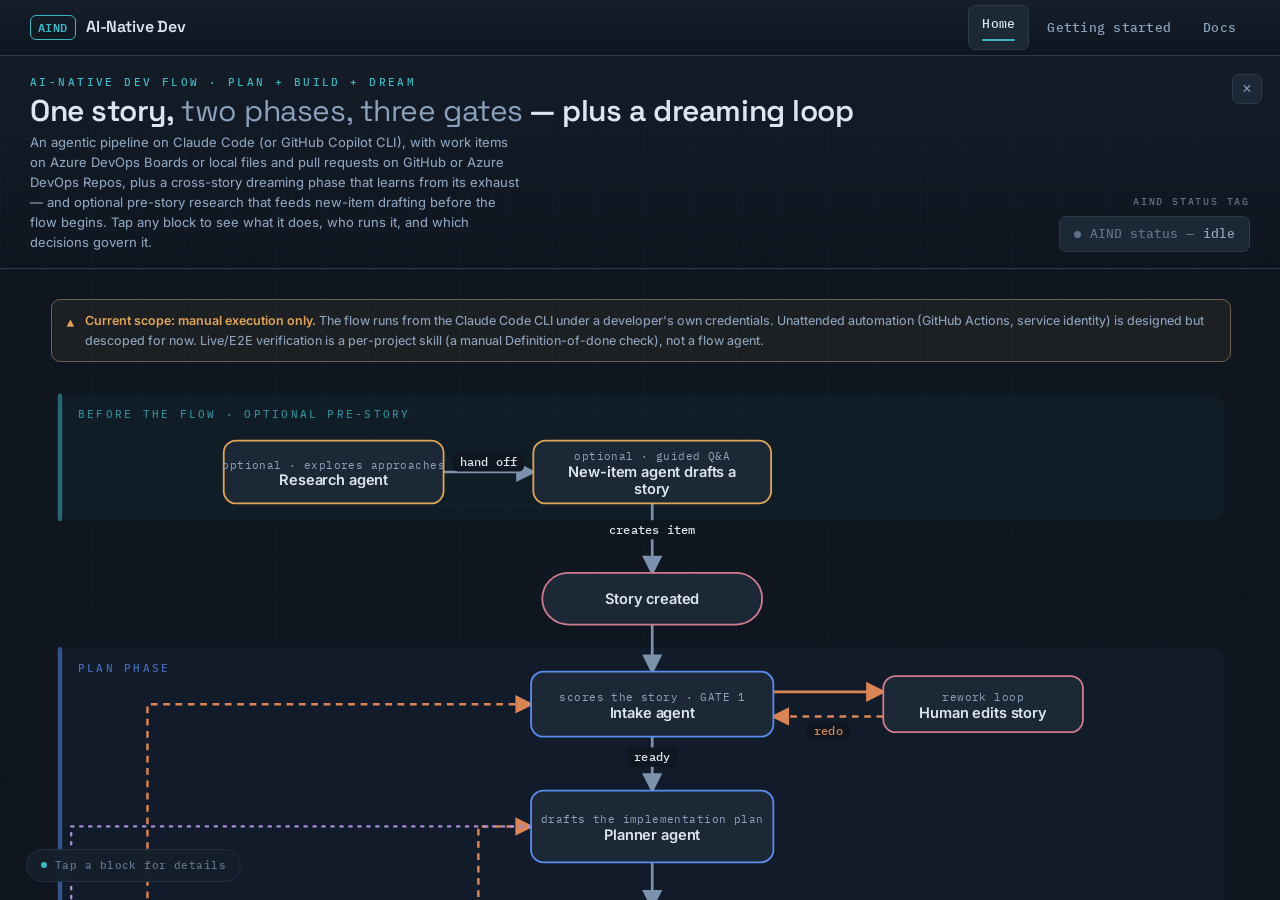
<file: docs/index.html>
<!DOCTYPE html>
<html lang="en">
<head>
<meta charset="UTF-8">
<meta name="viewport" content="width=device-width, initial-scale=1.0">
<title>AI-Native Dev Flow</title>
<link rel="preconnect" href="https://fonts.googleapis.com">
<link rel="preconnect" href="https://fonts.gstatic.com" crossorigin>
<link href="https://fonts.googleapis.com/css2?family=Space+Grotesk:wght@400;500;600;700&family=IBM+Plex+Mono:wght@400;500;600&family=Inter:wght@400;450;500;600&display=swap" rel="stylesheet">
<link rel="stylesheet" href="assets/aind.css">
<style>
  /* Page-specific: the interactive flow diagram. Shared theme (vars, base, nav,
     blueprint grid) lives in assets/aind.css. */
  body.flow-page{overflow:hidden;display:flex;flex-direction:column;height:100vh}

  .app{position:relative;z-index:1;flex:1;min-height:0;display:flex;flex-direction:column}

  /* ---- header ---- */
  header{
    padding:18px 30px 16px;
    border-bottom:1px solid var(--line);
    display:flex;align-items:flex-end;justify-content:space-between;gap:24px;
    background:linear-gradient(180deg,rgba(22,31,43,.7),rgba(15,22,32,0));
  }
  .titlewrap{display:flex;flex-direction:column;gap:5px;min-width:0}
  .eyebrow{
    font-family:'IBM Plex Mono',monospace;font-size:11px;letter-spacing:.22em;
    text-transform:uppercase;color:var(--cold);font-weight:500;
  }
  h1{
    font-family:'Space Grotesk',sans-serif;font-weight:600;
    font-size:clamp(20px,2.4vw,30px);letter-spacing:-.015em;line-height:1.02;
  }
  h1 .dim{color:var(--text-dim);font-weight:400}
  .sub{font-size:13px;color:var(--text-dim);max-width:62ch}

  /* persistent status chip — the signature element */
  .statuswrap{display:flex;flex-direction:column;align-items:flex-end;gap:7px;flex-shrink:0}
  .statuswrap .lbl{
    font-family:'IBM Plex Mono',monospace;font-size:10px;letter-spacing:.18em;
    text-transform:uppercase;color:var(--text-faint);
  }
  .tag{
    font-family:'IBM Plex Mono',monospace;font-size:13px;font-weight:500;
    padding:7px 14px;border-radius:7px;white-space:nowrap;
    border:1px solid var(--line);background:var(--surface-2);color:var(--text-dim);
    display:flex;align-items:center;gap:9px;transition:all .35s cubic-bezier(.4,0,.2,1);
  }
  .tag .dot{width:7px;height:7px;border-radius:50%;background:var(--text-faint);transition:all .35s;box-shadow:0 0 0 0 transparent}
  .tag.live{border-color:var(--accent,var(--cold));color:var(--text)}
  .tag.live .dot{background:var(--accent,var(--cold));box-shadow:0 0 0 4px color-mix(in srgb,var(--accent,var(--cold)) 22%,transparent)}
  .tag .pfx{color:var(--text-faint)}

  /* ---- main split ---- */
  .main{flex:1;display:flex;min-height:0}

  /* canvas / chart */
  .canvas{
    flex:1;min-width:0;position:relative;overflow:auto;
    padding:30px 26px 60px;
  }
  .canvas-inner{min-width:680px;max-width:1180px;margin:0 auto}
  svg{width:100%;height:auto;display:block;overflow:visible}

  /* node styling in svg */
  .node{cursor:pointer}
  .node .box{
    transition:transform .18s ease, filter .18s ease;
    transform-box:fill-box;transform-origin:center;
  }
  .node:hover .box{filter:brightness(1.16);transform:scale(1.018)}
  .node.sel .box{filter:brightness(1.05)}
  .node.sel .ring{opacity:1}
  .ring{opacity:0;transition:opacity .18s ease}
  .node text{font-family:'Inter',sans-serif;fill:var(--text);pointer-events:none;font-weight:500}
  .node .role{font-family:'IBM Plex Mono',monospace;font-weight:400;fill:var(--text-dim);font-size:9.5px;letter-spacing:.04em}
  .node .ttl{font-size:13px;font-weight:600;letter-spacing:-.01em}
  .edge{stroke:#7d93ad;stroke-width:2.4;fill:none}
  .edge.loop{stroke-dasharray:6 5;stroke-width:2.2}
  .edge.rework{stroke:var(--gate)}          /* rejection / send-back paths */
  .edge.fail{stroke:var(--warm)}            /* fail / retry paths */
  .edge.dream{stroke:var(--dream);stroke-dasharray:2 6;stroke-width:2.1;stroke-linecap:round}  /* lessons feeding the dreamer */
  .edgelabel{font-family:'IBM Plex Mono',monospace;font-size:10.5px;fill:var(--text);letter-spacing:.02em;font-weight:500}
  .edgelabel.rework{fill:var(--gate)}
  .edgelabel.fail{fill:var(--warm)}
  .edgelabel.dream{fill:var(--dream)}
  .gatelabel{font-family:'IBM Plex Mono',monospace;font-size:8.5px;fill:var(--text-dim);letter-spacing:.03em}
  .phaseband text{font-family:'IBM Plex Mono',monospace;font-size:10px;letter-spacing:.2em;text-transform:uppercase;font-weight:500}

  /* legend */
  .legend{
    display:flex;flex-wrap:wrap;gap:5px 18px;margin:26px auto 0;max-width:1180px;
    padding:14px 16px;border:1px solid var(--line-soft);border-radius:10px;
    background:rgba(22,31,43,.5);
  }
  .legend .grp{display:flex;align-items:center;gap:7px}
  .legend .sw{width:12px;height:12px;border-radius:3px;flex-shrink:0}
  .legend .sw.diamond{border-radius:2px;transform:rotate(45deg);width:10px;height:10px}
  .legend .k{font-size:11.5px;color:var(--text-dim)}
  .legend .k b{color:var(--text);font-weight:600}
  .legend .div{width:1px;align-self:stretch;background:var(--line-soft)}

  /* ---- detail panel ---- */
  .panel{
    width:392px;flex-shrink:0;border-left:1px solid var(--line);
    background:linear-gradient(180deg,var(--surface),var(--ground));
    display:flex;flex-direction:column;
    transition:margin-right .34s cubic-bezier(.4,0,.2,1);
  }
  .panel.closed{margin-right:-393px}
  .panel-scroll{overflow-y:auto;padding:26px 26px 40px;height:100%}
  .panel .kicker{
    font-family:'IBM Plex Mono',monospace;font-size:10px;letter-spacing:.16em;
    text-transform:uppercase;font-weight:500;display:flex;align-items:center;gap:8px;
    color:var(--accent,var(--cold));margin-bottom:12px;
  }
  .panel .kicker::before{content:"";width:22px;height:2px;background:var(--accent,var(--cold));border-radius:2px}
  .panel h2{
    font-family:'Space Grotesk',sans-serif;font-weight:600;font-size:23px;
    letter-spacing:-.02em;line-height:1.1;margin-bottom:6px;
  }
  .panel .meta{
    display:flex;flex-wrap:wrap;gap:6px;margin:14px 0 18px;
  }
  .pill{
    font-family:'IBM Plex Mono',monospace;font-size:10px;font-weight:500;
    padding:4px 9px;border-radius:20px;border:1px solid var(--line);
    color:var(--text-dim);letter-spacing:.02em;display:inline-flex;align-items:center;gap:6px;
  }
  .pill .pdot{width:6px;height:6px;border-radius:50%}
  .panel .body{font-size:13.5px;color:var(--text);line-height:1.62}
  .panel .body p{margin-bottom:13px}
  .panel .body p:last-child{margin-bottom:0}
  .panel .body strong{color:#fff;font-weight:600}
  .panel .body em{color:var(--cold);font-style:normal;font-family:'IBM Plex Mono',monospace;font-size:12px}

  .sechead{
    font-family:'IBM Plex Mono',monospace;font-size:10px;letter-spacing:.14em;
    text-transform:uppercase;color:var(--text-faint);font-weight:500;
    margin:22px 0 10px;padding-bottom:7px;border-bottom:1px solid var(--line-soft);
  }
  .statusrow{display:flex;align-items:center;gap:10px;padding:9px 12px;border:1px solid var(--line);border-radius:8px;background:var(--surface-2);font-family:'IBM Plex Mono',monospace;font-size:12px}
  .statusrow .dot{width:8px;height:8px;border-radius:50%;flex-shrink:0}
  .statusrow .pfx{color:var(--text-faint)}
  .statusrow.none{color:var(--text-faint);font-style:italic;font-family:'Inter',sans-serif;font-size:12.5px}

  .declist{display:flex;flex-direction:column;gap:7px}
  .dec{
    display:flex;gap:11px;padding:10px 12px;border:1px solid var(--line-soft);
    border-radius:8px;background:rgba(29,40,54,.5);align-items:baseline;
  }
  .dec .id{font-family:'IBM Plex Mono',monospace;font-size:11px;font-weight:600;color:var(--plan);flex-shrink:0;width:30px}
  .dec .txt{font-size:12px;color:var(--text-dim);line-height:1.5}

  .rellist{display:flex;flex-wrap:wrap;gap:6px}
  .rel{
    cursor:pointer;font-size:11.5px;padding:6px 11px;border-radius:7px;
    border:1px solid var(--line);background:var(--surface-2);color:var(--text-dim);
    transition:all .15s ease;display:inline-flex;align-items:center;gap:6px;
  }
  .rel:hover{border-color:var(--cold);color:var(--text);transform:translateY(-1px)}
  .rel .arr{color:var(--text-faint);font-family:'IBM Plex Mono',monospace}

  .empty{
    height:100%;display:flex;flex-direction:column;align-items:center;justify-content:center;
    text-align:center;padding:40px;gap:14px;
  }
  .empty .glyph{font-family:'IBM Plex Mono',monospace;font-size:34px;color:var(--line);font-weight:600}
  .empty h3{font-family:'Space Grotesk',sans-serif;font-weight:500;font-size:17px;color:var(--text-dim)}
  .empty p{font-size:13px;color:var(--text-faint);max-width:30ch}

  .closebtn{
    position:absolute;top:18px;right:18px;z-index:5;width:30px;height:30px;
    border:1px solid var(--line);background:var(--surface-2);border-radius:7px;
    color:var(--text-dim);cursor:pointer;font-size:16px;line-height:1;
    display:flex;align-items:center;justify-content:center;transition:all .15s;
  }
  .closebtn:hover{color:var(--text);border-color:var(--cold)}

  .scopebanner{
    margin:0 auto 18px;max-width:1180px;display:flex;gap:11px;align-items:flex-start;
    padding:11px 15px;border:1px solid color-mix(in srgb,var(--warm) 35%,var(--line));
    border-radius:9px;background:color-mix(in srgb,var(--warm) 7%,transparent);
  }
  .scopebanner .ic{font-family:'IBM Plex Mono',monospace;color:var(--warm);font-weight:600;font-size:13px;flex-shrink:0;margin-top:1px}
  .scopebanner .t{font-size:12.5px;color:var(--text-dim);line-height:1.55}
  .scopebanner .t b{color:var(--warm);font-weight:600}

  /* scrollbars */
  .canvas::-webkit-scrollbar,.panel-scroll::-webkit-scrollbar{width:10px;height:10px}
  .canvas::-webkit-scrollbar-thumb,.panel-scroll::-webkit-scrollbar-thumb{background:var(--line);border-radius:6px;border:2px solid var(--ground)}
  .canvas::-webkit-scrollbar-track,.panel-scroll::-webkit-scrollbar-track{background:transparent}

  .hint{
    position:absolute;bottom:18px;left:26px;
    font-family:'IBM Plex Mono',monospace;font-size:11px;color:var(--text-faint);
    letter-spacing:.04em;display:flex;align-items:center;gap:8px;
    padding:7px 14px;border:1px solid var(--line-soft);border-radius:20px;
    background:rgba(22,31,43,.85);backdrop-filter:blur(4px);pointer-events:none;
    transition:opacity .4s;
  }
  .hint .pulse{width:6px;height:6px;border-radius:50%;background:var(--cold);animation:pulse 1.8s infinite}
  @keyframes pulse{0%,100%{opacity:1}50%{opacity:.3}}

  @media (max-width:1080px){
    .panel{position:fixed;right:0;top:0;height:100vh;z-index:30;box-shadow:var(--shadow);width:min(392px,90vw)}
    .panel.closed{margin-right:calc(-1 * min(393px,90vw))}
  }
  @media (max-width:680px){
    header{flex-direction:column;align-items:flex-start;gap:14px}
    .statuswrap{align-items:flex-start}
    .legend{font-size:10px}
  }
  @media (prefers-reduced-motion:reduce){
    *{transition:none!important;animation:none!important}
  }
</style>
</head>
<body class="flow-page">
<div class="topnav">
  <a class="brand" href="index.html"><span class="mark">AIND</span> <span class="full">AI-Native Dev</span></a>
  <nav>
    <a href="index.html" class="active">Home</a>
    <a href="getting-started.html">Getting started</a>
    <a href="docs.html">Docs</a>
  </nav>
</div>
<div class="app">
  <header>
    <div class="titlewrap">
      <div class="eyebrow">AI-Native Dev Flow · Plan + Build + Dream</div>
      <h1>One story, <span class="dim">two phases, three gates</span> — plus a dreaming loop</h1>
      <div class="sub">An agentic pipeline on Claude Code (or GitHub Copilot CLI), with work items on Azure DevOps Boards or local files and pull requests on GitHub or Azure DevOps Repos, plus a cross-story dreaming phase that learns from its exhaust — and optional pre-story research that feeds new-item drafting before the flow begins. Tap any block to see what it does, who runs it, and which decisions govern it.</div>
    </div>
    <div class="statuswrap">
      <div class="lbl">AIND status tag</div>
      <div class="tag" id="statusTag"><span class="dot"></span><span class="pfx">AIND status —</span> <span id="statusText">idle</span></div>
    </div>
  </header>

  <div class="main">
    <div class="canvas" id="canvas">
      <div class="scopebanner">
        <span class="ic">▲</span>
        <span class="t"><b>Current scope: manual execution only.</b> The flow runs from the Claude Code CLI under a developer's own credentials. Unattended automation (GitHub Actions, service identity) is designed but descoped for now. Live/E2E verification is a per-project skill (a manual Definition-of-done check), not a flow agent.</span>
      </div>
      <div class="canvas-inner" id="chartHost"></div>
      <!-- legend injected after svg -->
      <div class="legend" id="legend"></div>
      <div class="hint" id="hint"><span class="pulse"></span> Tap a block for details</div>
    </div>

    <aside class="panel closed" id="panel">
      <button class="closebtn" id="closeBtn" aria-label="Close details">×</button>
      <div class="panel-scroll" id="panelScroll">
        <div class="empty" id="emptyState">
          <div class="glyph">{ }</div>
          <h3>Nothing selected</h3>
          <p>Pick any node in the flow to inspect its role, agent temperature, and governing decisions.</p>
        </div>
        <div id="detail" style="display:none"></div>
      </div>
    </aside>
  </div>
</div>

<script>
/* ============================================================
   DATA MODEL — every node, grounded in the design docs
   ============================================================ */
const PHASE = {
  pre:    {name:'Before the flow', color:'var(--cold)'},
  plan:   {name:'Plan phase',   color:'var(--plan)'},
  build:  {name:'Build phase',  color:'var(--build)'},
  dream:  {name:'Dreaming phase',color:'var(--dream)'},
  terminal:{name:'',            color:'var(--terminal)'}
};
const TEMP = {
  human:{label:'Human',      color:'var(--human)'},
  warm: {label:'Warm agent', color:'var(--warm)'},
  cold: {label:'Cold agent', color:'var(--cold)'},
  auto: {label:'Automated',  color:'var(--plan)'},
  ci:   {label:'Needs attention', color:'var(--gate)'},
  dream:{label:'Dreamer (cold)',color:'var(--dream)'},
  term: {label:'Terminal',   color:'var(--terminal)'}
};

// status palette per state (matches the chip accent)
const STATUS = {
  'No work item yet — pre-flow':   'var(--cold)',
  'Ready for intake':        'var(--plan)',
  'Intake declined':         'var(--gate)',
  'Intake approved':         'var(--plan)',
  'Generating plan':         'var(--plan)',
  'Plan ready for review':   'var(--plan)',
  'Ready for implementation':'var(--build)',
  'In implementation':       'var(--build)',
  'Needs attention':         'var(--gate)',
  'Implementation complete': 'var(--terminal)',
  'No per-story tag — cross-story': 'var(--dream)'
};

const NODES = {
  /* ---- BEFORE THE FLOW (optional pre-story) ---- */
  research:{
    kind:'proc', phase:'pre', temp:'warm', shape:'rect',
    title:'Research agent', role:'optional · explores approaches',
    status:'No work item yet — pre-flow',
    body:`<p><strong>An optional thinking aid that runs before any story exists.</strong> Given a topic, the research agent explores possible technical approaches and records what it found as a <strong>markdown findings file</strong> the human can act on — package versions, official docs, alternatives, trade-offs, and a recommendation.</p><p>Two properties keep it honest: it is <strong>grounded in the codebase</strong> (the project's real stack and conventions steer the research, so it never proposes a library the project rules out), and it is <strong>current</strong> (it uses web search to check the latest reality and cites every source, so findings don't rest on stale memory).</p><p>It <strong>suggests</strong>; it never decides. Output is a DRAFT the human owns — it writes nothing to the work-item tracker, opens no PR, moves no status, and never creates a story itself. It sits entirely <strong>before intake</strong>: no status, no gate.</p>`,
    decisions:[['D48','Optional pre-flow research; grounded, current, suggests — never a phase.']],
    related:['newitem','story']
  },
  newitem:{
    kind:'proc', phase:'pre', temp:'warm', shape:'rect',
    title:'New-item agent drafts a story', role:'optional · guided Q&A',
    status:'Ready for intake',
    body:`<p><strong>An optional guided way to author a work item.</strong> Through a short Q&amp;A the new-item agent gathers the story's title, description, and acceptance criteria, then lets the tracker create it (assigning the id) and hands it back for the human to review — it never invents requirements and never starts the flow itself.</p><p>It works on <strong>either tracker</strong>: the file backend scaffolds one markdown file per story; the ADO backend creates the story directly in Azure DevOps Boards, at full parity. Findings from a prior <em>/aind:research</em> run can inform what you ask it to draft.</p><p>The created item lands at <em>Ready for intake</em> — the same state a hand-authored story reaches when its author submits it — so it flows straight into the intake gate. This is <strong>suggest, don't assert</strong> applied to story creation: a draft awaiting the human, not a story the agent pushed into the flow.</p>`,
    decisions:[['D46','Pluggable tracker: drafts a file item or an ADO story.'],['D52','New-item creates the ADO story directly, at parity with the file backend.']],
    related:['research','story','intake']
  },
  story:{
    kind:'terminal', phase:'terminal', temp:'human', shape:'round',
    title:'Story created', role:'entry',
    status:'Ready for intake',
    body:`<p>A <strong>user story</strong> is the unit of work, authored by a developer or tech lead. It carries a title, intent, and acceptance criteria, and lives in the project's <strong>work-item tracker</strong> — either Azure DevOps Boards or a local markdown file per item, a per-project choice that the rest of the flow is blind to.</p><p>It can be written by hand, or drafted through the optional <em>/aind:new-item</em> agent (itself optionally informed by an <em>/aind:research</em> run). Either way the human submits it for scoring by setting its status to <em>Ready for intake</em>. This is the single entry point to the flow — everything before it is optional pre-work.</p>`,
    decisions:[['D1','Intake runs first; the story gate is unskippable.'],['D46','Pluggable work-item tracker: ADO Boards or a local file.']],
    related:['newitem','research','intake']
  },
  intake:{
    kind:'gate', phase:'plan', temp:'auto', shape:'rect',
    title:'Intake agent', role:'scores the story · GATE 1',
    status:'Ready for intake',
    body:`<p><strong>The first of three gates</strong>, and the only unskippable one. The intake agent scores the story against a readiness rubric and records its reasoning as comments on the work item.</p><p>It <strong>suggests</strong> fixes but never edits the story — the human owns the story text. The rubric at <em>.claude/intake-rubric.md</em> is two-layer (baked-in core + per-project extensions) and hybrid: objective criteria are pass/fail, judgment criteria are advisory comments.</p><p>Beyond the rubric, a <strong>dependency gate</strong> declines the story if a linked ADO predecessor isn't implemented yet — orthogonal to the score, so a perfectly-defined story can score 100 and still be declined until the story it depends on is done.</p><p>Outcome: <em>Intake approved</em> or <em>Intake declined</em>.</p>`,
    decisions:[['D2','Intake agent scores; suggests but does not author.'],['D11','Two-layer hybrid readiness rubric.'],['D32','Dependency gate: unmet dependency declines the story, orthogonal to the score.']],
    related:['story','editstory','planner']
  },
  editstory:{
    kind:'rework', phase:'plan', temp:'human', shape:'rect',
    title:'Human edits story', role:'rework loop',
    status:'Intake declined',
    body:`<p>A declined story returns to its author. The human revises it against the intake agent's comments and resubmits as <em>Ready for intake</em>.</p><p>The gate is unskippable by design: a fixed story always passes back through intake before any planning cost is spent.</p>`,
    decisions:[['D1','Bad story → edit & re-intake (route by root cause).']],
    related:['intake']
  },
  planner:{
    kind:'proc', phase:'plan', temp:'auto', shape:'rect',
    title:'Planner agent', role:'drafts the implementation plan',
    status:'Generating plan',
    body:`<p>On <em>Intake approved</em>, the planner turns the story into an implementation plan — markdown at <em>/plans/&lt;id&gt;/plan.md</em> — and opens it as its own GitHub PR. Status is <em>Generating plan</em> while it works.</p><p>It never blocks waiting for an answer. Where it hits a genuine choice it proceeds on a reasonable assumption and records each assumption / open question <strong>both</strong> under a heading in the plan <strong>and</strong> as an individual resolvable PR review thread — so none can be silently skipped before merge.</p><p>It also records a <strong>test strategy</strong> for the build phase (folded into Testing recommendations + Definition of done): whether the story warrants tests (gated on the project having a test practice), at what altitude, and a conditional must-cover list of edge cases with their expected outcomes. Strategy, never a designed suite.</p><p>Opening the plan PR also establishes the <strong>artifact links</strong> (D17): the PR is native-linked to the work item (Azure Boards ↔ GitHub integration) and carries an <em>AIND-LINKS</em> block in its body. The work-item ID is the join value; branch names are never assumed.</p>`,
    decisions:[['D5','Plan reviewed as a PR; assumptions as resolvable threads.'],['D10','Separate plan-PR, merged to the integration branch first.'],['D17','Establishes the work-item↔plan↔PR links.'],['D36','Code host is pluggable: GitHub or Azure DevOps Repos.']],
    related:['intake','planpr','planrev']
  },
  planpr:{
    kind:'artifact', phase:'plan', temp:'auto', shape:'rect',
    title:'Plan opened as a PR', role:'review surface (GitHub or ADO Repos)',
    status:'Plan ready for review',
    body:`<p>The plan PR is the review surface — inline comments, request-changes, revision diffs. Once it is open, status becomes <em>Plan ready for review</em>.</p><p>It is a <strong>separate</strong> PR that merges to the project's integration branch <strong>before any code branch exists</strong>. This is what makes "the merged spec" a frozen, immutable artifact the build phase's cold agents can re-ground from. The merged plan stays in the repo as living documentation.</p><p>The PR is native-linked to the ADO work item and carries an <em>AIND-LINKS</em> block in its body (work-item URL + plan path), so later agents can navigate back from the PR (D17).</p>`,
    decisions:[['D10','Separate plan-PR merged first; frozen spec; living docs.'],['D17','Native link + AIND-LINKS block in the PR body.']],
    related:['planner','planrev']
  },
  planrev:{
    kind:'gate', phase:'plan', temp:'human', shape:'diamond',
    title:'Human reviews plan', role:'plan gate · GATE 2',
    status:'Plan ready for review',
    body:`<p><strong>The second gate</strong>, and a human one. The reviewer works through the plan PR — including every assumption / open-question thread, which the branch's "require conversation resolution" rule forces them to clear before merge.</p><p>Three outcomes route by root cause: a <strong>plan gap</strong> → the planner revises in the same PR (status unchanged); a <strong>story problem</strong> surfaced by the plan → close the PR, reroute to intake; <strong>approval</strong> → merge and set <em>Ready for implementation</em>, which also ratifies the planner's test strategy.</p>`,
    decisions:[['D1','Route by root cause; story problem → close PR, re-intake.'],['D5','Assumption threads must resolve before merge.']],
    related:['planpr','reroute','planner','readyimpl']
  },
  reroute:{
    kind:'rework', phase:'plan', temp:'human', shape:'rect',
    title:'Close PR · reroute to intake', role:'story problem',
    status:'Ready for intake',
    body:`<p>Sometimes the act of planning reveals the <strong>story itself</strong> was wrong — not just the plan. The human closes the stale plan PR and sends the item all the way back to <em>Ready for intake</em> so the story can be fixed and re-scored.</p><p>This is distinct from a plan gap, which is fixed inside the PR without moving the status.</p>`,
    decisions:[['D1','Story problem at review → back to intake + close stale PR.']],
    related:['planrev','intake']
  },
  readyimpl:{
    kind:'milestone', phase:'plan', temp:'human', shape:'round',
    title:'Ready for implementation', role:'plan phase complete',
    status:'Ready for implementation',
    body:`<p>The plan is approved and merged; the plan phase is done. The human sets <em>Ready for implementation</em> and the build phase may begin.</p><p>This single human action also <strong>ratifies the planner's test strategy</strong> — whether tests are written, at what altitude, and the must-cover cases the coder must cover.</p>`,
    decisions:[['D33','Test strategy ratified here.']],
    related:['planrev','coder']
  },
  coder:{
    kind:'proc', phase:'build', temp:'warm', shape:'rect',
    title:'Coding agent implements spec + tests', role:'warm · builds the code',
    status:'In implementation',
    body:`<p>The build phase opens; status becomes <em>In implementation</em> and stays there through everything below (coarse/fine split — the tag tracks the phase, the PR owns the iteration).</p><p>The coder implements the spec and, where the plan's test strategy called for tests, <strong>authors them in-context</strong> against the must-cover list and the seams it builds (warm and cheap: it knows the seams it is creating; authoring the tests cold would only re-derive that intent — the independence lives at the reviewer).</p><p>If it cannot get the tests passing after its retry cap, it stops and raises <em>Needs attention</em> rather than looping. A merge conflict from concurrent work gets one automated rebase attempt before the same escalation.</p>`,
    decisions:[['D4','Coarse tag vs. fine PR iteration.'],['D33','Coder authors tests warm; reviewer checks them.'],['D12','Stuck → Needs attention (one rebase try for conflicts).']],
    related:['readyimpl','polish','stuck']
  },
  polish:{
    kind:'proc', phase:'build', temp:'warm', shape:'rect',
    title:'Polish agent cleans up', role:'warm · in-context',
    status:'In implementation',
    body:`<p>An in-context (warm) pass for code style, formatting, and self-consistency, working from the coder's own context.</p><p>Note the asymmetry: polish is warm <strong>by design</strong> — it is the coder tidying work it already understands — so it is explicitly <strong>not</strong> an independent check. That job belongs to the cold reviewer.</p>`,
    decisions:[['D7','Warm polish is not an independent check; the reviewer is.']],
    related:['coder','codepr']
  },
  codepr:{
    kind:'artifact', phase:'build', temp:'auto', shape:'rect',
    title:'Coder opens code PR', role:'implementation surface',
    status:'In implementation',
    body:`<p>The coder opens a GitHub PR for the code — implementation plus any tests the plan's strategy called for. It opens the PR only after getting the project's build <strong>and</strong> the tests it authored green locally — that pre-PR check is the flow's objective gate; any CI a project runs on the PR is the project's own concern, orthogonal to AIND.</p><p>Like the plan PR, it is native-linked to the work item and carries an <em>AIND-LINKS</em> block — here also including the plan-PR URL — so the cold reviewer can resolve the spec and work item from the PR alone (D17).</p>`,
    decisions:[['D17','Native link + AIND-LINKS block (incl. plan-PR URL).']],
    related:['polish','review']
  },
  review:{
    kind:'gate', phase:'build', temp:'cold', shape:'diamond',
    title:'Reviewer agent reviews diff + tests', role:'code gate · GATE 3',
    status:'In implementation',
    body:`<p><strong>The third gate.</strong> A <strong>cold</strong> reviewer — separate invocation, re-grounded only from the PR diff, merged spec, and project rules, never the coder's transcript. Independence is enforced structurally, not by instruction.</p><p>Because the coder authored its own tests, the reviewer is also <strong>the independence gate on the tests</strong> (D33): <em>coverage</em> — every must-cover case has a test (blocking); <em>fidelity</em> — each test asserts the <strong>spec'd</strong> outcome, not whatever the code does, so a green suite is never taken as evidence (blocking; catches assert-to-bug); <em>meaningfulness</em> — tautological or padded tests are flagged as non-blocking suggestions. It also owns what tests can't express: coding style, auth, logging, and other cross-cutting concerns.</p><p>Given only the PR, it resolves the spec and work item by reading the <em>AIND-LINKS</em> block in the PR body — no ADO round-trip needed. If a stored link and a derived guess disagree, the stored link wins and it flags the mismatch (D17).</p><p>Each pass it also reads whether the PR still <strong>merges cleanly into the integration branch</strong> — with parallel work (D37) another PR can merge under this one and leave it conflicting — and flags a conflict as a blocking finding. This is a PR <em>read</em>, not a run, so the reviewer stays cold and read-only (D38).</p>`,
    decisions:[['D7','Cold reviewer; structural independence.'],['D33','Reviewer is the independence gate on the coder\'s tests.'],['D17','Resolves spec/work item via AIND-LINKS.'],['D38','Flags a PR that no longer merges cleanly (read, not run).']],
    related:['codepr','fix','escalate','merged']
  },
  fix:{
    kind:'proc', phase:'build', temp:'warm', shape:'rect',
    title:'Coder fixes or rebuts', role:'in-thread iteration',
    status:'In implementation',
    body:`<p>A reviewer pass is: the reviewer comments, and the coder either fixes the issue or pushes back in the thread. They iterate for <strong>up to three reviewer passes</strong>.</p><p>A flagged <strong>merge conflict</strong> is cleared here too: the coder rebases the branch onto the integration branch, resolves conflicts in-context, and force-with-lease-pushes (a rebase rewrites history, so a plain push would be non-fast-forward) — then hands back for a fresh pass (D38).</p><p>The loop exits as soon as the reviewer has no open comments — so the cap only bites on a genuine deadlock, not on normal iteration. None of this moves the tag; it all lives in the PR.</p>`,
    decisions:[['D7','≤3 reviewer passes; exits early on approval.'],['D4','Iteration lives in the PR, not the tag.'],['D38','Rebase + force-with-lease clears a flagged merge conflict.']],
    related:['review','escalate']
  },
  escalate:{
    kind:'rework', phase:'build', temp:'human', shape:'rect',
    title:'Human posts verdict', role:'tiebreaker',
    status:'In implementation',
    body:`<p>If comments remain open after the third pass, the item escalates to a human, who reads the PR threads — the disagreement is visible there, not synthesized — and posts a verdict.</p><p>The coder executes that verdict, one final reviewer pass follows, then the PR merges. This is a <strong>disagreement</strong> tiebreak: it deliberately does <strong>not</strong> move the tag, unlike a stuck-state.</p>`,
    decisions:[['D7','Human verdict breaks a deadlock; coder executes.']],
    related:['review','fix','merged']
  },
  stuck:{
    kind:'stuck', phase:'build', temp:'ci', shape:'rect',
    title:'Needs attention', role:'stuck-state · halts',
    status:'Needs attention',
    body:`<p>The one state for an agent that has <strong>stopped and cannot proceed</strong> — planner can't plan, coder can't get tests green, or an unresolvable merge conflict — after exhausting its retry cap.</p><p>It sets <em>Needs attention</em>, posts what it tried and why it's stuck, and waits. A human resolves the blocker and re-triggers the phase it came from. This is distinct from the reviewer disagreement tiebreak, which keeps working and never moves the tag.</p>`,
    decisions:[['D12','One generalized stuck-state protocol; returns to origin phase.']],
    related:['coder','review']
  },
  merged:{
    kind:'terminal', phase:'terminal', temp:'term', shape:'round',
    title:'PR merged', role:'build phase complete',
    status:'Implementation complete',
    body:`<p>The terminal state. In current (manual) scope a human merges the code PR after reviewer approval, and a single CLI command writes the terminal tag as part of the same step — <strong>merge first, then tag</strong>, so a failed tag-write leaves the item recoverable rather than falsely complete.</p><p>Status becomes <em>Implementation complete</em>. Auto-merge and an Action-driven tag-write are deferred to the automation phase.</p>`,
    decisions:[['D13','Human-gated merge + CLI tag-write; merge-then-tag.']],
    related:['review','escalate','emithub']
  },

  /* ---- DREAMING PHASE (non-linear, cross-story) ---- */
  emithub:{
    kind:'artifact', phase:'dream', temp:'warm', shape:'rect',
    title:'Lessons-learned records', role:'warm emission · every agent',
    status:'No per-story tag — cross-story',
    body:`<p>Every automated agent — intake, planner, coder, polish, reviewer — ends its session by emitting a structured <strong>lessons-learned record</strong>: what it tried, where it iterated and why, and what it would do differently.</p><p>This emission is deliberately <strong>warm</strong> — the agent reflecting on its own run, the only party that knows <em>why</em> it did what it did. Warm self-report is fine here because emission only contributes raw signal; it does not <strong>decide</strong> anything. (That is the same reason warm self-grading is forbidden for <em>gating</em> but allowed for <em>emission</em>.)</p><p>These records accumulate across many stories and are the raw material the dreamer synthesises.</p>`,
    decisions:[['D16','Warm per-agent emission; raw signal only.']],
    related:['dreamer','planner','coder','review']
  },
  dreamer:{
    kind:'proc', phase:'dream', temp:'dream', shape:'rect',
    title:'Dreamer synthesises lessons', role:'cold · cross-story',
    status:'No per-story tag — cross-story',
    body:`<p>On a regular cadence, a <strong>cold dreamer agent</strong> reviews the accumulated lessons-learned records and proposes improvements. It is <strong>cold</strong> — a separate invocation re-grounded only from the emitted lessons plus artifacts, never any agent's running context — the same re-grounding contract as the reviewer.</p><p>The phase's shape is <strong>reflect-warm / synthesise-cold</strong>: warmth where it is cheap (an agent reporting its own run), independence where it counts (deciding whether a lesson is a real, recurring pattern or a one-off). The dreamer's coldness is what keeps the synthesis of those warm reports honest.</p><p><strong>Cadence</strong> is left open at the framework level — e.g. every X <em>Implementation complete</em> items; the exact number is a tuning detail, like the retry-cap N.</p>`,
    decisions:[['D16','Cold dreamer; reflect-warm / synthesise-cold; cadence left open.']],
    related:['emithub','dreampr','parklot']
  },
  dreampr:{
    kind:'artifact', phase:'dream', temp:'dream', shape:'rect',
    title:'PR against .claude', role:'one dream cycle = one PR',
    status:'No per-story tag — cross-story',
    body:`<p>Every improvement the dreamer proposes lands as a <strong>GitHub PR against <em>.claude</em></strong> — <strong>one dream cycle is one PR</strong>. Each proposed change is individually reviewable, rejectable, auditable, and revertible (the same property D5 gives plan assumptions).</p><p>The dreamer's authority is <strong>hard-bounded to the agent-config / "learned behavior" layer</strong>: skills, agent prompts, the intake rubric, project rules. It may <strong>never</strong> propose changes to the flow itself — the status model, the gates, and the structural decisions D1–D15 are out of bounds. Improving <em>how</em> an agent does its job is in scope; redesigning <em>the job</em> is not.</p>`,
    decisions:[['D16','PR against .claude; one cycle = one PR; authority bounded to config.']],
    related:['dreamer','dreamdecide']
  },
  dreamdecide:{
    kind:'gate', phase:'dream', temp:'human', shape:'diamond',
    title:'Human accepts or rejects', role:'dream gate · permanent',
    status:'No per-story tag — cross-story',
    body:`<p>A human reviews the dreamer's PR and <strong>accepts or rejects</strong> it. The dreamer <strong>proposes</strong>; the human <strong>disposes</strong>.</p><p>This human gate is <strong>permanent</strong> — not a manual-scope limitation to be lifted once automation arrives, but the same <em>agent-suggests / human-decides</em> pattern as intake (D2) and merge (D13), applied to the <strong>highest-blast-radius write in the whole system</strong>. The dreamer modifies the very files every other agent reads on every run, so a bad lesson merged unreviewed would silently degrade all future work rather than break one story. An accepted PR updates <em>.claude</em>; the improved agents are used by all subsequent runs.</p>`,
    decisions:[['D16','Permanent human accept/reject gate; highest blast radius.']],
    related:['dreampr','dreamer']
  },
  parklot:{
    kind:'rework', phase:'dream', temp:'human', shape:'rect',
    title:'Parking-lot note for a human', role:'structural problem',
    status:'No per-story tag — cross-story',
    body:`<p>If the dreamer detects what looks like a <strong>structural</strong> problem — a recurring failure that no amount of prompt-tuning seems to fix — it may <strong>raise it as a parking-lot note for a human to consider</strong>, but it must <strong>not</strong> encode such a change as a mergeable diff.</p><p>This is the escape valve that keeps the authority boundary honest: a self-improving agent that could rewrite its own gates is exactly the failure the boundary exists to design out. Structural change stays a human decision, fed back into the design log (D1–D16), not the dreamer's PR.</p>`,
    decisions:[['D16','Structural problems → human parking-lot note, never a diff.']],
    related:['dreamer','dreamdecide']
  }
};

/* ============================================================
   LAYOUT — positions on a vertical flow grid
   columns: main spine ~x=300; side rework ~x=70/95; branches offset
   ============================================================ */
const W = 940;
// lane reference: phase rail ~28 | far-left loop lanes 70-150 | left nodes ~200 | spine 480 | right nodes ~770
const SPINE = 480;
// The optional pre-flow preamble (research -> new item) sits above the story milestone.
// The main flow's coordinates below are authored relative to the old top; we shift them all
// down by PREFLOW_DY to open room, then add the two pre-flow nodes at the un-shifted top.
const PREFLOW_DY = 138;
const L = {
  story:      {x:SPINE,y:34,  w:196,h:46},
  intake:     {x:SPINE,y:122, w:216,h:58},
  editstory:  {x:775, y:126, w:178,h:50, align:'r'},
  planner:    {x:SPINE,y:228, w:216,h:64},
  planpr:     {x:SPINE,y:332, w:216,h:54},
  planrev:    {x:SPINE,y:432, w:168,h:88, diamond:true},
  reroute:    {x:205, y:506, w:178,h:58, align:'l'},
  readyimpl:  {x:SPINE,y:560, w:220,h:50},
  coder:      {x:SPINE,y:656, w:216,h:66},
  stuck:      {x:775, y:657, w:172,h:64, align:'r'},
  polish:     {x:SPINE,y:760, w:216,h:52},
  codepr:     {x:SPINE,y:856, w:216,h:50},
  review:     {x:SPINE,y:970, w:176,h:94, diamond:true},
  fix:        {x:190, y:984, w:188,h:52, align:'l'},
  escalate:   {x:775, y:986, w:172,h:62, align:'r'},
  merged:     {x:SPINE,y:1110,w:200,h:48},
  // ---- dreaming phase: a horizontal row below the build spine (non-linear) ----
  // gaps between tiles are sized to fit the connector labels ('on cadence', 'propose')
  emithub:    {x:100, y:1282,w:188,h:66, align:'c'},
  dreamer:    {x:376, y:1282,w:188,h:66, align:'c'},
  dreampr:    {x:606, y:1282,w:176,h:66, align:'c'},
  dreamdecide:{x:856, y:1278,w:178,h:96, diamond:true},
  parklot:    {x:376, y:1404,w:200,h:60, align:'c'}
};
// shift the whole flow down to make room for the pre-flow preamble
for(const _id in L){ L[_id].y += PREFLOW_DY; }
// pre-flow preamble — optional, before the flow; authored at the un-shifted top.
// y=54 leaves the band label (baseline ~34) its own row above the tiles; research sits
// far enough left of the spine-aligned new-item tile for the arrow + label to clear both.
L.research = {x:196,  y:54, w:196,h:56, align:'c'};
L.newitem  = {x:SPINE,y:54, w:212,h:56};
const CANVAS_H = 1490 + PREFLOW_DY;

/* edges: [from,to, type, label, side, cat]
   type: 'flow' normal, 'loop' dashed back-edge
   cat:  undefined = forward (steel), 'rework' = rejection/send-back (rust), 'fail' = fail/retry (amber)
   route: how the edge is drawn (see renderEdge). lane: explicit x for vertical-travel loops. */
const EDGES = [
  // ---- pre-flow preamble (optional) ----
  ['research','newitem',{route:'H',label:'hand off'}],
  ['newitem','story',{route:'V',label:'creates item'}],

  // ---- main spine (straight vertical, all clear) ----
  ['story','intake',{route:'V'}],
  ['intake','planner',{route:'V',label:'ready'}],
  ['planner','planpr',{route:'V'}],
  ['planpr','planrev',{route:'V'}],
  ['planrev','readyimpl',{route:'V',label:'approve'}],
  ['readyimpl','coder',{route:'V'}],
  ['coder','polish',{route:'V'}],
  ['polish','codepr',{route:'V'}],
  ['codepr','review',{route:'V'}],                    // build+tests green pre-PR -> straight to the reviewer
  ['review','merged',{route:'V',label:'approve'}],

  // ---- forward side-trips to RIGHT nodes ----
  ['review','escalate',{route:'toRight',label:'3× no',cat:'rework'}],

  // ---- REWORK loops (rust) ----
  ['intake','editstory',{route:'toRightLevel',cat:'rework'}],     // decline: across to edit (right)
  ['editstory','intake',{route:'fromRightLevel',cat:'rework',label:'redo'}], // back, offset row
  ['planrev','reroute',{route:'toLeftDrop',cat:'rework'}],
  ['reroute','intake',{route:'loopUpLeft',cat:'rework',lane:30}],   // far-left lane 30
  ['planrev','planner',{route:'loopUp',cat:'rework',lane:325,label:'plan gap'}], // mid-left lane
  ['escalate','review',{route:'fromRightLevel',cat:'rework'}],      // verdict path back (offset)
  ['escalate','merged',{route:'loopDownRight',cat:'rework',lane:905,label:'verdict'}],

  // ---- reviewer iteration (review <-> fix), level pair, offset rows ----
  ['review','fix',{route:'toLeftLevel',label:'comments'}],
  ['fix','review',{route:'fromLeftLevel'}],

  // ---- FAIL loops (amber) ----
  ['coder','stuck',{route:'toRightLevel',cat:'fail',label:'stuck'}],
  ['stuck','coder',{route:'fromRightLevel',cat:'fail',label:'resolved'}],

  // ---- DREAMING PHASE (purple) ----
  // build phase hands its exhaust down into the emission hub
  ['merged','emithub',{route:'spineToDreamHub',cat:'dream',label:'session ends'}],
  // dashed "lessons" feeders: representative agents emit upward-in-flow into the hub
  ['planner','emithub',{route:'dreamFeed',cat:'dream',lane:-38}],
  ['coder','emithub',{route:'dreamFeed',cat:'dream',lane:-30}],
  ['review','emithub',{route:'dreamFeed',cat:'dream',lane:-22}],
  // the dreaming row itself (left to right)
  ['emithub','dreamer',{route:'H',label:'on cadence'}],
  ['dreamer','dreampr',{route:'H'}],
  ['dreampr','dreamdecide',{route:'H',label:'propose'}],
  // structural problems peel off downward to a human note
  ['dreamer','parklot',{route:'dreamDrop',cat:'rework',label:'structural?'}]

];

/* ============================================================
   RENDER SVG
   ============================================================ */
function shapeColor(n){
  // node fill tone derived from temp; gates/branches get gate edge
  return TEMP[n.temp].color;
}
function buildSVG(){
  const host = document.getElementById('chartHost');
  const PADX = 56; // horizontal breathing room so side nodes/labels don't clip
  let s = `<svg viewBox="${-PADX} 0 ${W+PADX*2} ${CANVAS_H}" role="img" aria-label="AI-native dev flow chart">`;
  // defs
  s += `<defs>
    <marker id="arrow" viewBox="0 0 12 12" refX="9.5" refY="6" markerWidth="9" markerHeight="9" orient="auto-start-reverse">
      <path d="M1,1 L11,6 L1,11 z" fill="#7d93ad"/></marker>
    <marker id="arrow-rework" viewBox="0 0 12 12" refX="9.5" refY="6" markerWidth="9" markerHeight="9" orient="auto-start-reverse">
      <path d="M1,1 L11,6 L1,11 z" fill="var(--gate)"/></marker>
    <marker id="arrow-fail" viewBox="0 0 12 12" refX="9.5" refY="6" markerWidth="9" markerHeight="9" orient="auto-start-reverse">
      <path d="M1,1 L11,6 L1,11 z" fill="var(--warm)"/></marker>
    <marker id="arrow-dream" viewBox="0 0 12 12" refX="9.5" refY="6" markerWidth="9" markerHeight="9" orient="auto-start-reverse">
      <path d="M1,1 L11,6 L1,11 z" fill="var(--dream)"/></marker>
  </defs>`;

  // phase swimlanes — full-width tinted bands BEHIND everything (can't be crossed)
  s += phaseBand('BEFORE THE FLOW · OPTIONAL PRE-STORY', 12, 126, 'var(--cold)');
  s += phaseBand('PLAN PHASE', 100+PREFLOW_DY, 522+PREFLOW_DY, 'var(--plan)');
  s += phaseBand('BUILD PHASE', 600+PREFLOW_DY, 1190+PREFLOW_DY, 'var(--build)');
  s += phaseBand('DREAMING PHASE · NON-LINEAR · CROSS-STORY', 1230+PREFLOW_DY, 1470+PREFLOW_DY, 'var(--dream)');

  // edges (under nodes, over the bands)
  EDGES.forEach(e=> s += renderEdge(e));

  // nodes
  for(const id in L){ s += renderNode(id); }

  s += `</svg>`;
  host.innerHTML = s;

  // attach listeners
  document.querySelectorAll('.node').forEach(g=>{
    g.addEventListener('click',()=> select(g.dataset.id));
    g.addEventListener('keydown',ev=>{ if(ev.key==='Enter'||ev.key===' '){ev.preventDefault();select(g.dataset.id);} });
  });
}

function phaseBand(label,y1,y2,color){
  const PADX=56;
  const x0=-PADX+6, bw=W+PADX*2-12, h=y2-y1;
  return `<g class="phaseband">
    <rect x="${x0}" y="${y1}" width="${bw}" height="${h}" rx="14" fill="${color}" opacity="0.045"/>
    <rect x="${x0}" y="${y1}" width="4" height="${h}" rx="2" fill="${color}" opacity="0.5"/>
    <text x="${x0+18}" y="${y1+22}" fill="${color}" opacity="0.7" font-weight="600">${label}</text>
  </g>`;
}

function anchor(id,dir){
  const n=L[id];
  const cx=n.x, cy=n.y+n.h/2;
  // for diamonds use point tips
  if(n.diamond){
    const hw=n.w/2, hh=n.h/2, mx=n.x, my=n.y+hh;
    if(dir==='down')return{x:mx,y:n.y+n.h};
    if(dir==='up')return{x:mx,y:n.y};
    if(dir==='left')return{x:n.x-hw,y:my};
    if(dir==='right')return{x:n.x+hw,y:my};
  }
  if(dir==='down')return{x:n.x,y:n.y+n.h};
  if(dir==='up')return{x:n.x,y:n.y};
  if(dir==='left')return{x:n.x-n.w/2,y:cy};
  if(dir==='right')return{x:n.x+n.w/2,y:cy};
  return{x:n.x,y:cy};
}

// Orthogonal edge router.
// Forward spine edges are straight verticals. Side-trips and loops use explicit lanes
// (x columns) that sit in node-free gutters; every vertical leg has a unique lane so
// no two loop lines ever overlap, and horizontal legs attach at node edges (empty rows).
function diamondSide(n,dir){ // anchor on a node (rect or diamond) at a given side
  const cy=n.y+n.h/2, hw=n.w/2, hh=n.h/2;
  if(n.diamond){
    if(dir==='down')return{x:n.x,y:n.y+n.h};
    if(dir==='up')return{x:n.x,y:n.y};
    if(dir==='left')return{x:n.x-hw,y:cy};
    if(dir==='right')return{x:n.x+hw,y:cy};
  }
  if(dir==='down')return{x:n.x,y:n.y+n.h};
  if(dir==='up')return{x:n.x,y:n.y};
  if(dir==='left')return{x:n.x-hw,y:cy};
  if(dir==='right')return{x:n.x+hw,y:cy};
}

function renderEdge(e){
  const [from,to,opt]=e;
  const r=opt.route, cat=opt.cat, label=opt.label;
  const isLoop = (r==='loopUpLeft'||r==='loopUp'||r==='loopDownRight'||r==='fromLeftLevel'||r==='fromRightLevel');
  let cls='edge'+(isLoop?' loop':'')+(cat?(' '+cat):'');
  const mk = cat==='rework'?'url(#arrow-rework)':cat==='fail'?'url(#arrow-fail)':cat==='dream'?'url(#arrow-dream)':'url(#arrow)';
  const A=L[from], B=L[to];
  let path='', lx=0, ly=0;
  const ROWOFF=11; // vertical separation for the two directions of a level pair

  if(r==='V'){ // straight vertical spine
    const a=diamondSide(A,'down'), b=diamondSide(B,'up');
    path=`M${a.x},${a.y} L${b.x},${b.y}`; lx=a.x; ly=a.y+(b.y-a.y)*0.38;

  }else if(r==='toLeft'){ // spine/diamond -> left node: straight if level, else out-drop-in
    const a=diamondSide(A,'left'), b=diamondSide(B,'right');
    if(Math.abs(a.y-b.y)<2){ // level: clean straight line
      path=`M${a.x},${a.y} L${b.x},${b.y}`; lx=(a.x+b.x)/2; ly=a.y-10;
    }else{
      const vx=Math.min(a.x-24, b.x+40);
      path=`M${a.x},${a.y} L${vx},${a.y} L${vx},${b.y} L${b.x},${b.y}`;
      lx=(a.x+vx)/2; ly=a.y-10;
    }

  }else if(r==='leftStack'){ // left node -> left node straight down (same x column)
    const a=diamondSide(A,'down'), b=diamondSide(B,'up');
    path=`M${a.x},${a.y} L${b.x},${b.y}`; lx=a.x; ly=a.y+(b.y-a.y)*0.38;

  }else if(r==='downToReviewTop'){ // e2e (left) -> review diamond top-left, avoiding the fix pair
    const a=diamondSide(A,'down'); // exit e2e bottom
    const B0=L[to];
    // enter point on review's upper-left edge, near the top vertex
    const ey=B0.y+14; const ex=B0.x - (B0.w/2)*((ey-B0.y)/(B0.h/2));
    const midY=A.y+A.h+34; // drop below e2e, above everything
    path=`M${a.x},${a.y} L${a.x},${midY} L${ex},${midY} L${ex},${ey}`;
    lx=(a.x+ex)/2; ly=midY-8;

  }else if(r==='fromLeft'){ // left node -> spine: out right into a mid-left lane, down/up, into spine LEFT
    const a=diamondSide(A,'right'), b=diamondSide(B,'left');
    const lane=opt.lane;
    const by = opt.enterY!=null ? opt.enterY : b.y;
    path=`M${a.x},${a.y} L${lane},${a.y} L${lane},${by} L${b.x},${by}`;
    lx=lane; ly=(a.y+by)/2;

  }else if(r==='toRight'){ // spine/diamond -> right node: out right, into right node LEFT
    const a=diamondSide(A,'right'), b=diamondSide(B,'left');
    const vx=Math.max(a.x+24, b.x-40);
    path=`M${a.x},${a.y} L${vx},${a.y} L${vx},${b.y} L${b.x},${b.y}`;
    lx=(a.x+vx)/2; ly=a.y-10;

  }else if(r==='toLeftDrop'){ // diamond -> lower-left node: out left, drop, into node RIGHT
    const a=diamondSide(A,'left'); const b=diamondSide(B,'right');
    const vx=b.x + (a.x-b.x)*0.45; // vertical leg sits in the gap between node and diamond
    path=`M${a.x},${a.y} L${vx},${a.y} L${vx},${b.y} L${b.x},${b.y}`;
    // label in the open gap LEFT of the vertical drop, vertically centred on the drop
    lx=vx-24; ly=(a.y+b.y)/2 + 4;

  }else if(r==='toLeftLevel'){ // spine/diamond -> left node, same row: straight line, UPPER part
    const sep=Math.round(Math.min(A.h,B.h)*0.22)||10;
    const ax=A.x-A.w/2, bx=B.x+B.w/2;
    const y=(A.y+A.h/2 + B.y+B.h/2)/2 - sep;
    path=`M${ax},${y} L${bx},${y}`;
    lx=bx + (ax-bx)*0.30; ly=y-19;

  }else if(r==='fromLeftLevel'){ // left node -> spine, same row: straight line, LOWER part
    const sep=Math.round(Math.min(A.h,B.h)*0.22)||10;
    const ax=A.x+A.w/2, bx=B.x-B.w/2;
    const y=(A.y+A.h/2 + B.y+B.h/2)/2 + sep;
    path=`M${ax},${y} L${bx},${y}`;
    lx=(ax+bx)/2; ly=y+13;

  }else if(r==='toRightLevel'){ // spine -> right node, same row: straight line in UPPER part of gap
    const sep=Math.round(Math.min(A.h,B.h)*0.22)||10; // offset above centre
    const ay=A.y+A.h/2 - sep, by=B.y+B.h/2 - sep;
    const ax=A.x+A.w/2, bx=B.x-B.w/2;
    const y=(ay+by)/2;
    path=`M${ax},${y} L${bx},${y}`;
    lx=(ax+bx)/2; ly=y-7;

  }else if(r==='fromRightLevel'){ // right node -> spine, same row: straight line in LOWER part of gap
    const sep=Math.round(Math.min(A.h,B.h)*0.22)||10; // offset below centre
    const ay=A.y+A.h/2 + sep, by=B.y+B.h/2 + sep;
    const ax=A.x-A.w/2, bx=B.x+B.w/2;
    const y=(ay+by)/2;
    path=`M${ax},${y} L${bx},${y}`;
    lx=(ax+bx)/2; ly=y+13;

  }else if(r==='loopUpLeft'){ // long loop up a far-left lane: out left, up lane, into target LEFT
    const a=diamondSide(A,'left'), b=diamondSide(B,'left');
    const lane=opt.lane;
    const by = opt.enterY!=null ? opt.enterY : b.y; // optional staggered entry on target's left edge
    path=`M${a.x},${a.y} L${lane},${a.y} L${lane},${by} L${b.x},${by}`;
    lx=lane; ly=(a.y+by)/2;

  }else if(r==='loopUp'){ // loop up a mid lane (plan gap): exit on upper-left EDGE, up lane, into target LEFT
    const b=diamondSide(B,'left');
    // point on the source diamond's upper-left edge (between top and left vertices)
    let ex, ey;
    if(A.diamond){ const f=0.55; ey=A.y + (A.h/2)*f; ex=A.x - (A.w/2)*f; }
    else { ex=A.x-A.w/2; ey=A.y+A.h*0.3; }
    const lane=opt.lane;
    path=`M${ex},${ey} L${lane},${ey} L${lane},${b.y} L${b.x},${b.y}`;
    lx=lane; ly=(ey+b.y)/2;

  }else if(r==='loopDownRight'){ // loop down a far-right lane: out right, down lane, into target RIGHT
    const a=diamondSide(A,'right'), b=diamondSide(B,'right');
    const lane=opt.lane;
    path=`M${a.x},${a.y} L${lane},${a.y} L${lane},${b.y} L${b.x},${b.y}`;
    lx=lane; ly=(a.y+b.y)/2;

  }else if(r==='H'){ // straight horizontal between adjacent dreaming-row nodes
    const a=diamondSide(A,'right'), b=diamondSide(B,'left');
    path=`M${a.x},${a.y} L${b.x},${b.y}`;
    lx=(a.x+b.x)/2; ly=a.y-9;

  }else if(r==='spineToDreamHub'){ // merged (spine) drops straight into emithub's TOP
    const a=diamondSide(A,'down'); const b=diamondSide(B,'up');
    const turnY=b.y-64;              // turn in the clear gap ABOVE the dreaming band, then slide across, so the label clears the band title
    path=`M${a.x},${a.y} L${a.x},${turnY} L${b.x},${turnY} L${b.x},${b.y}`;
    lx=(a.x+b.x)/2; ly=turnY-9;

  }else if(r==='dreamFeed'){ // dashed lessons feeder: agent (spine, left edge) runs down a far-left lane into emithub's LEFT side
    const a=diamondSide(A,'left'); const b=diamondSide(B,'left');
    const lane=opt.lane!=null?opt.lane:-30;     // far-left gutter (negative x, in the PADX margin)
    const enterY=b.y - 14 + (opt.lane!=null?(opt.lane+30):0); // fan the three entries across emithub's left edge
    path=`M${a.x},${a.y} L${lane},${a.y} L${lane},${enterY} L${b.x},${enterY}`;
    lx=lane; ly=a.y-9;

  }else if(r==='dreamDrop'){ // dreamer drops straight down to the parking-lot note
    const a=diamondSide(A,'down'); const b=diamondSide(B,'up');
    path=`M${a.x},${a.y} L${b.x},${b.y}`;
    lx=a.x+4; ly=(a.y+b.y)/2;
  }

  let out=`<path class="${cls}" d="${path}" marker-end="${mk}"/>`;
  if(label){
    const w=label.length*6.4+12;
    const lcls='edgelabel'+(cat?(' '+cat):'');
    out+=`<g><rect x="${lx-w/2}" y="${ly-8.5}" width="${w}" height="17" rx="4" fill="var(--ground)"/><text class="${lcls}" x="${lx}" y="${ly+3.5}" text-anchor="middle">${label}</text></g>`;
  }
  return out;
}

function renderNode(id){
  const n=NODES[id], p=L[id];
  const col=shapeColor(n);
  const tier=TEMP[n.temp];
  let inner='';
  const tcol = 'var(--text)';

  if(p.diamond){
    // diamond (gate/branch)
    const cx=p.x, cy=p.y+p.h/2, hw=p.w/2, hh=p.h/2;
    const pts=`${cx},${p.y} ${cx+hw},${cy} ${cx},${p.y+p.h} ${cx-hw},${cy}`;
    inner=`<polygon class="box" points="${pts}" fill="var(--surface-2)" stroke="${col}" stroke-width="1.6"/>
      <polygon class="ring" points="${cx},${p.y-5} ${cx+hw+5},${cy} ${cx},${p.y+p.h+5} ${cx-hw-5},${cy}" fill="none" stroke="${col}" stroke-width="1.4" opacity="0"/>`;
    const lines=wrap(n.title, 18);
    const startY = cy - (lines.length-1)*7;
    let tx='';
    lines.forEach((ln,i)=> tx+=`<text class="ttl" x="${cx}" y="${startY+i*14+1}" text-anchor="middle">${esc(ln)}</text>`);
    inner+=tx;
  } else {
    const round = (n.shape==='round');
    const rx = round? p.h/2 : 11;
    const align = p.align||'c';
    const tx = align==='l'? p.x - p.w/2 : (align==='r'? p.x - p.w/2 : p.x);
    const x0=p.x-p.w/2;
    inner=`<rect class="box" x="${x0}" y="${p.y}" width="${p.w}" height="${p.h}" rx="${rx}" fill="var(--surface-2)" stroke="${col}" stroke-width="1.6"/>
      <rect class="ring" x="${x0-5}" y="${p.y-5}" width="${p.w+10}" height="${p.h+10}" rx="${rx+4}" fill="none" stroke="${col}" stroke-width="1.4" opacity="0"/>`;
    // role (mono, dim) + title
    const cxText = p.x;
    const hasRole = !!n.role;
    if(n.shape==='round'){
      inner+=`<text class="ttl" x="${cxText}" y="${p.y+p.h/2+4.5}" text-anchor="middle">${esc(n.title)}</text>`;
    } else {
      const titleLines=wrap(n.title, Math.floor((p.w-22)/7.0));
      const blockH = (titleLines.length*15) + (hasRole?13:0);
      let startY = p.y + (p.h-blockH)/2 + 12;
      if(hasRole){
        inner+=`<text class="role" x="${cxText}" y="${startY-1}" text-anchor="middle">${esc(n.role)}</text>`;
        startY+=14;
      }
      titleLines.forEach((ln,i)=> inner+=`<text class="ttl" x="${cxText}" y="${startY+i*15}" text-anchor="middle">${esc(ln)}</text>`);
    }
  }
  return `<g class="node" data-id="${id}" tabindex="0" role="button" aria-label="${esc(n.title)}">${inner}</g>`;
}

function wrap(str,max){
  const words=str.split(' ');const lines=[];let cur='';
  words.forEach(w=>{ if((cur+' '+w).trim().length>max){ if(cur)lines.push(cur); cur=w; } else cur=(cur+' '+w).trim(); });
  if(cur)lines.push(cur); return lines.length?lines:[str];
}
function esc(s){return s.replace(/&/g,'&amp;').replace(/</g,'&lt;').replace(/>/g,'&gt;');}

/* ============================================================
   LEGEND
   ============================================================ */
function buildLegend(){
  const el=document.getElementById('legend');
  el.innerHTML=`
    <div class="grp"><span class="sw" style="background:var(--cold)"></span><span class="k"><b>Cold agent</b> · re-grounds from artifacts only</span></div>
    <div class="grp"><span class="sw" style="background:var(--warm)"></span><span class="k"><b>Warm agent</b> · shares the coder's context</span></div>
    <div class="grp"><span class="sw" style="background:var(--dream)"></span><span class="k"><b>Dreamer</b> · cold, cross-story</span></div>
    <div class="grp"><span class="sw" style="background:var(--human)"></span><span class="k"><b>Human</b></span></div>
    <div class="div"></div>
    <div class="grp"><span class="sw diamond" style="background:transparent;border:1.5px solid var(--gate)"></span><span class="k"><b>Gate / branch</b></span></div>
    <div class="grp"><span class="sw" style="background:transparent;border:1.5px solid var(--terminal);border-radius:50%"></span><span class="k"><b>Milestone</b></span></div>
    <div class="div"></div>
    <div class="grp"><svg width="26" height="10"><line x1="1" y1="5" x2="20" y2="5" stroke="#7d93ad" stroke-width="2.4"/><path d="M19,1 L25,5 L19,9 z" fill="#7d93ad"/></svg><span class="k"><b>Forward</b></span></div>
    <div class="grp"><svg width="26" height="10"><line x1="1" y1="5" x2="20" y2="5" stroke="var(--gate)" stroke-width="2.2" stroke-dasharray="6 5"/><path d="M19,1 L25,5 L19,9 z" fill="var(--gate)"/></svg><span class="k"><b>Send back</b> · rejected</span></div>
    <div class="grp"><svg width="26" height="10"><line x1="1" y1="5" x2="20" y2="5" stroke="var(--warm)" stroke-width="2.2" stroke-dasharray="6 5"/><path d="M19,1 L25,5 L19,9 z" fill="var(--warm)"/></svg><span class="k"><b>Fail / retry</b></span></div>
    <div class="grp"><svg width="26" height="10"><line x1="1" y1="5" x2="20" y2="5" stroke="var(--dream)" stroke-width="2.1" stroke-dasharray="2 6" stroke-linecap="round"/><path d="M19,1 L25,5 L19,9 z" fill="var(--dream)"/></svg><span class="k"><b>Lessons</b> · feeds the dreamer</span></div>`;
}

/* ============================================================
   SELECTION + PANEL
   ============================================================ */
let current=null;
function select(id){
  const n=NODES[id]; if(!n)return;
  current=id;
  document.querySelectorAll('.node').forEach(g=>g.classList.toggle('sel',g.dataset.id===id));
  // hide hint
  const hint=document.getElementById('hint'); if(hint)hint.style.opacity='0';

  // accent for panel based on temp
  const accent = TEMP[n.temp].color;
  const panel=document.getElementById('panel');
  panel.style.setProperty('--accent',accent);
  panel.classList.remove('closed');

  // update status chip
  setStatus(n.status);

  // build detail
  const tier=TEMP[n.temp];
  let html='';
  html+=`<div class="kicker">${PHASE[n.phase].name|| (n.phase==='terminal'?'Milestone':'')|| 'Step'} ${roleTag(n)}</div>`;
  html+=`<h2>${esc(n.title)}</h2>`;
  // meta pills
  html+=`<div class="meta">`;
  html+=`<span class="pill"><span class="pdot" style="background:${tier.color}"></span>${tier.label}</span>`;
  if(n.phase==='pre') html+=`<span class="pill" style="border-color:color-mix(in srgb,var(--cold) 50%,var(--line));color:var(--cold)">Optional · pre-flow</span>`;
  if(n.phase==='dream') html+=`<span class="pill" style="border-color:color-mix(in srgb,var(--dream) 50%,var(--line));color:var(--dream)">Cross-story</span>`;
  if(n.kind==='gate') html+=`<span class="pill" style="border-color:color-mix(in srgb,var(--gate) 50%,var(--line));color:var(--gate)">Gate</span>`;
  if(n.kind==='branch') html+=`<span class="pill">Branch</span>`;
  if(n.kind==='stuck') html+=`<span class="pill" style="border-color:color-mix(in srgb,var(--gate) 50%,var(--line));color:var(--gate)">Halt</span>`;
  if(n.kind==='terminal'||n.kind==='milestone') html+=`<span class="pill" style="border-color:color-mix(in srgb,var(--terminal) 45%,var(--line));color:var(--terminal)">Milestone</span>`;
  html+=`</div>`;

  html+=`<div class="body">${n.body}</div>`;

  // status
  html+=`<div class="sechead">${n.phase==='dream'?'Status':'AIND status here'}</div>`;
  html+=statusRow(n.status);

  // decisions
  if(n.decisions&&n.decisions.length){
    html+=`<div class="sechead">Governing decisions</div><div class="declist">`;
    n.decisions.forEach(d=> html+=`<div class="dec"><span class="id">${d[0]}</span><span class="txt">${esc(d[1])}</span></div>`);
    html+=`</div>`;
  }

  // related
  if(n.related&&n.related.length){
    html+=`<div class="sechead">Connected steps</div><div class="rellist">`;
    n.related.forEach(r=>{ if(NODES[r]) html+=`<span class="rel" data-go="${r}"><span class="arr">→</span>${esc(NODES[r].title)}</span>`; });
    html+=`</div>`;
  }

  document.getElementById('emptyState').style.display='none';
  const det=document.getElementById('detail');
  det.style.display='block';
  det.innerHTML=html;
  det.querySelectorAll('.rel').forEach(r=> r.addEventListener('click',()=>select(r.dataset.go)));
  document.getElementById('panelScroll').scrollTop=0;
}

function roleTag(n){ return n.role? `· ${esc(n.role)}`:''; }

function statusRow(st){
  const c=STATUS[st]||'var(--text-faint)';
  // pre-flow (no work item yet) and dreaming-phase nodes have no per-story AIND tag — drop the prefix
  if(st && (st.startsWith('No per-story tag') || st.startsWith('No work item'))){
    return `<div class="statusrow"><span class="dot" style="background:${c}"></span>${esc(st)}</div>`;
  }
  return `<div class="statusrow"><span class="dot" style="background:${c}"></span><span class="pfx">AIND status —</span> ${esc(st)}</div>`;
}

function setStatus(st){
  const tag=document.getElementById('statusTag');
  const txt=document.getElementById('statusText');
  const pfx=tag.querySelector('.pfx');
  const c=STATUS[st]||'var(--cold)';
  tag.style.setProperty('--accent',c);
  tag.classList.add('live');
  // dreaming-phase nodes have no per-story tag: hide the "AIND status —" prefix and show the cross-story note
  if(st && st.startsWith('No per-story tag')){
    if(pfx) pfx.style.display='none';
    txt.textContent='no per-story tag · cross-story';
  }else if(st && st.startsWith('No work item')){
    if(pfx) pfx.style.display='none';
    txt.textContent='no work item yet · pre-flow';
  }else{
    if(pfx) pfx.style.display='';
    txt.textContent=st;
  }
}

document.getElementById('closeBtn').addEventListener('click',()=>{
  document.getElementById('panel').classList.add('closed');
  document.querySelectorAll('.node').forEach(g=>g.classList.remove('sel'));
  current=null;
});
document.addEventListener('keydown',e=>{ if(e.key==='Escape'){ document.getElementById('panel').classList.add('closed'); document.querySelectorAll('.node').forEach(g=>g.classList.remove('sel')); current=null; }});

/* init */
buildSVG();
buildLegend();
</script>
</body>
</html>
</file>
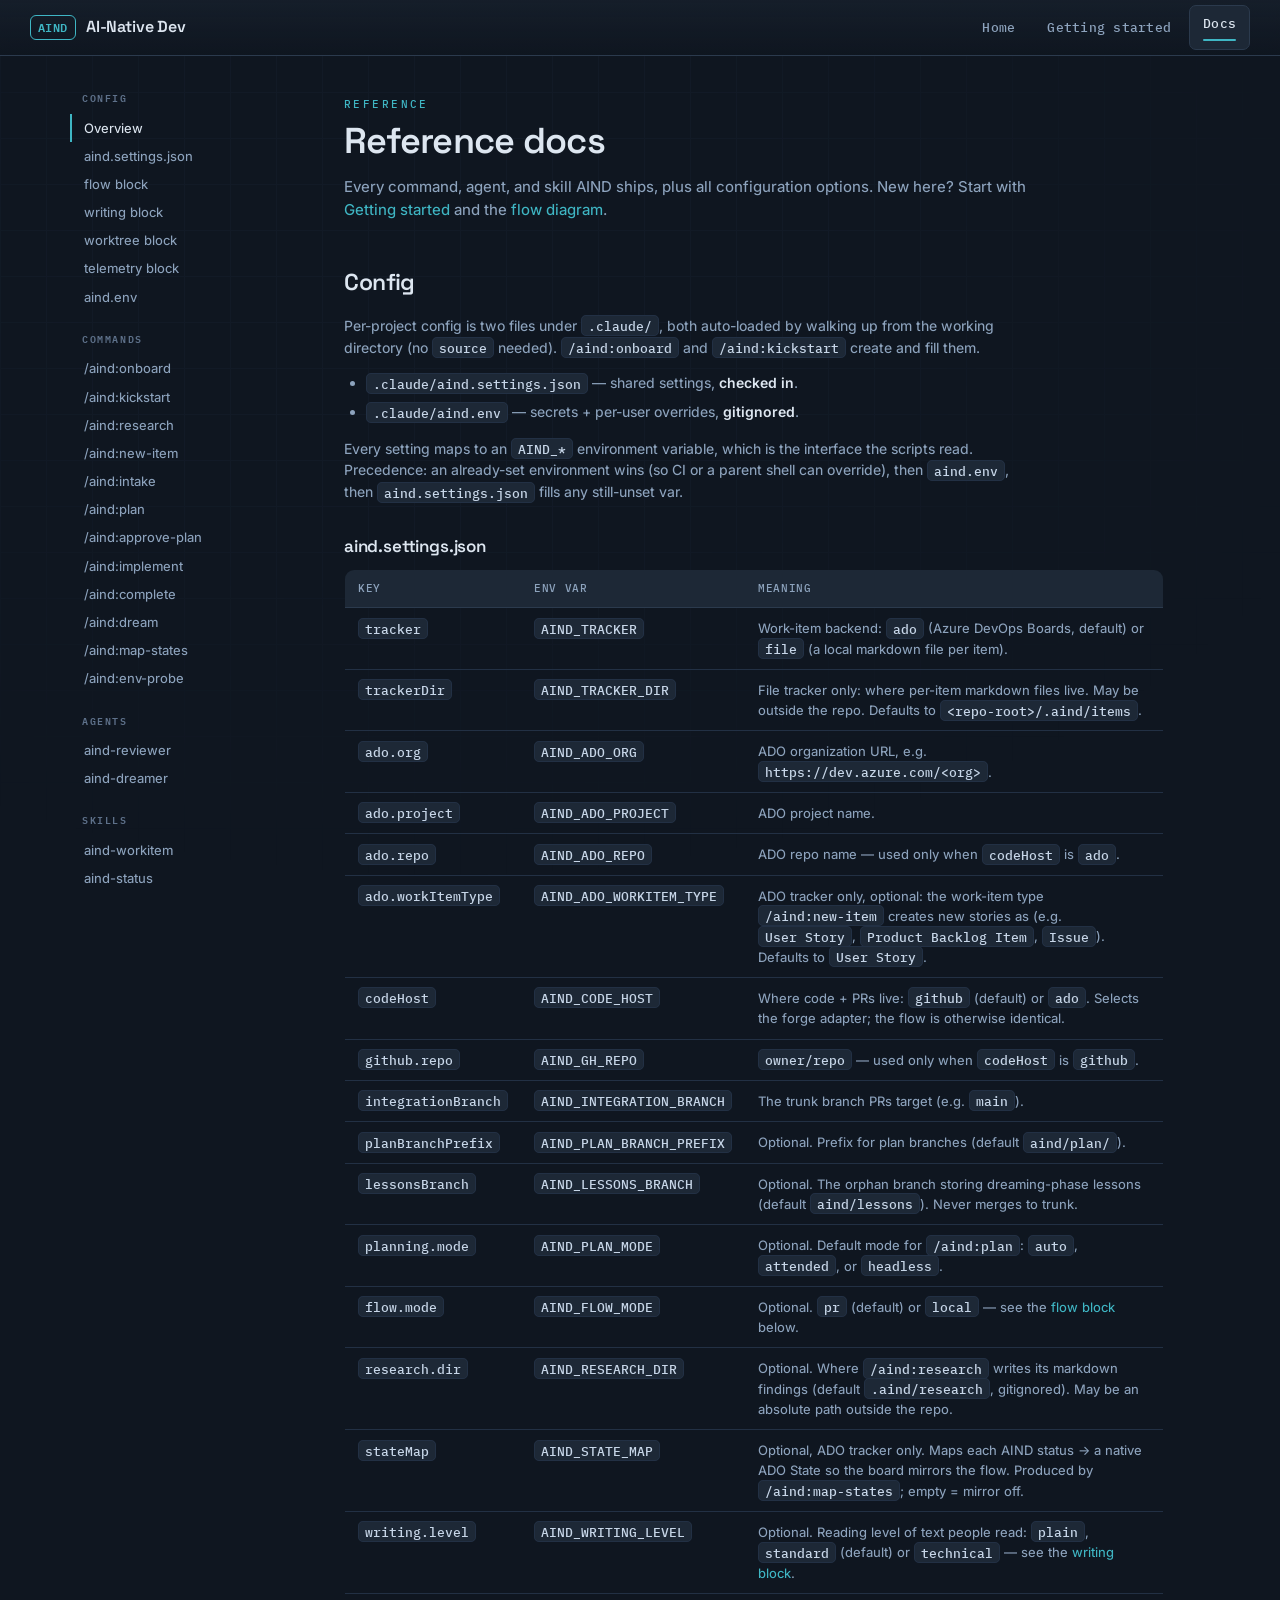
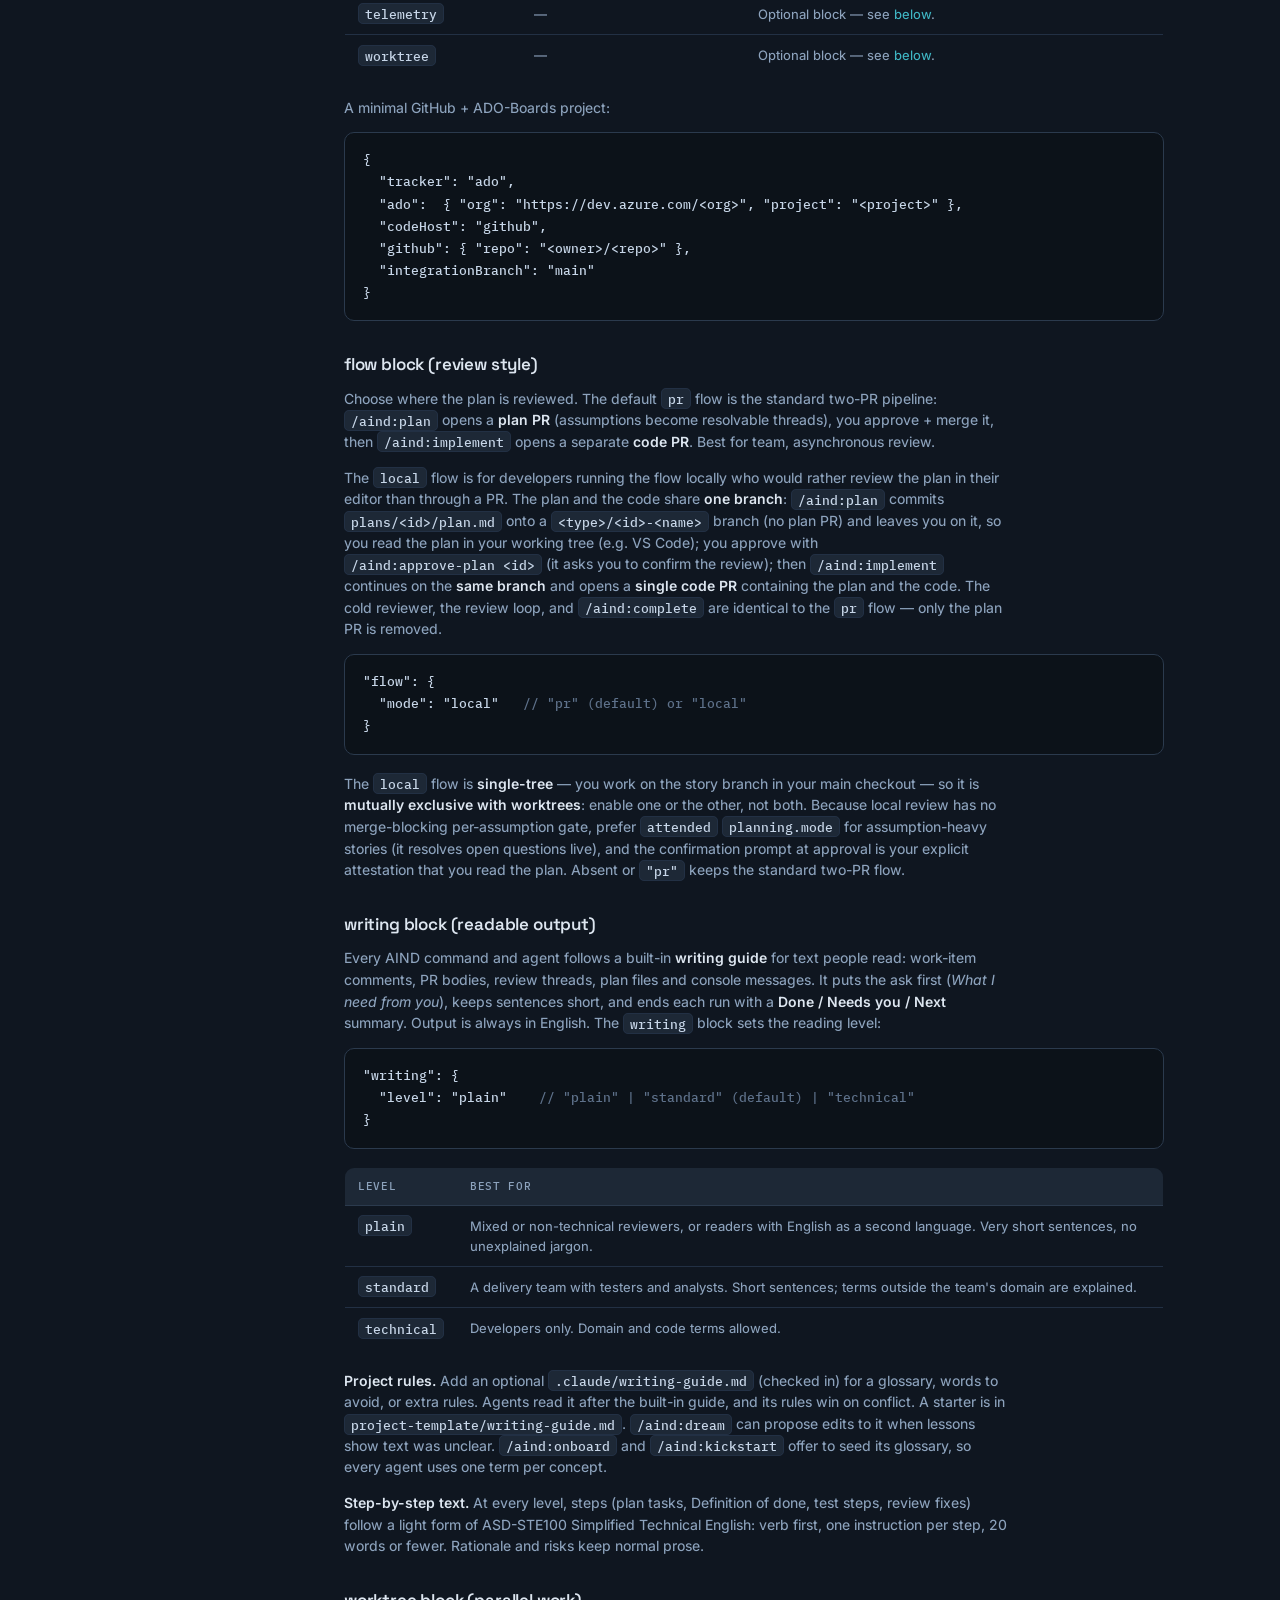
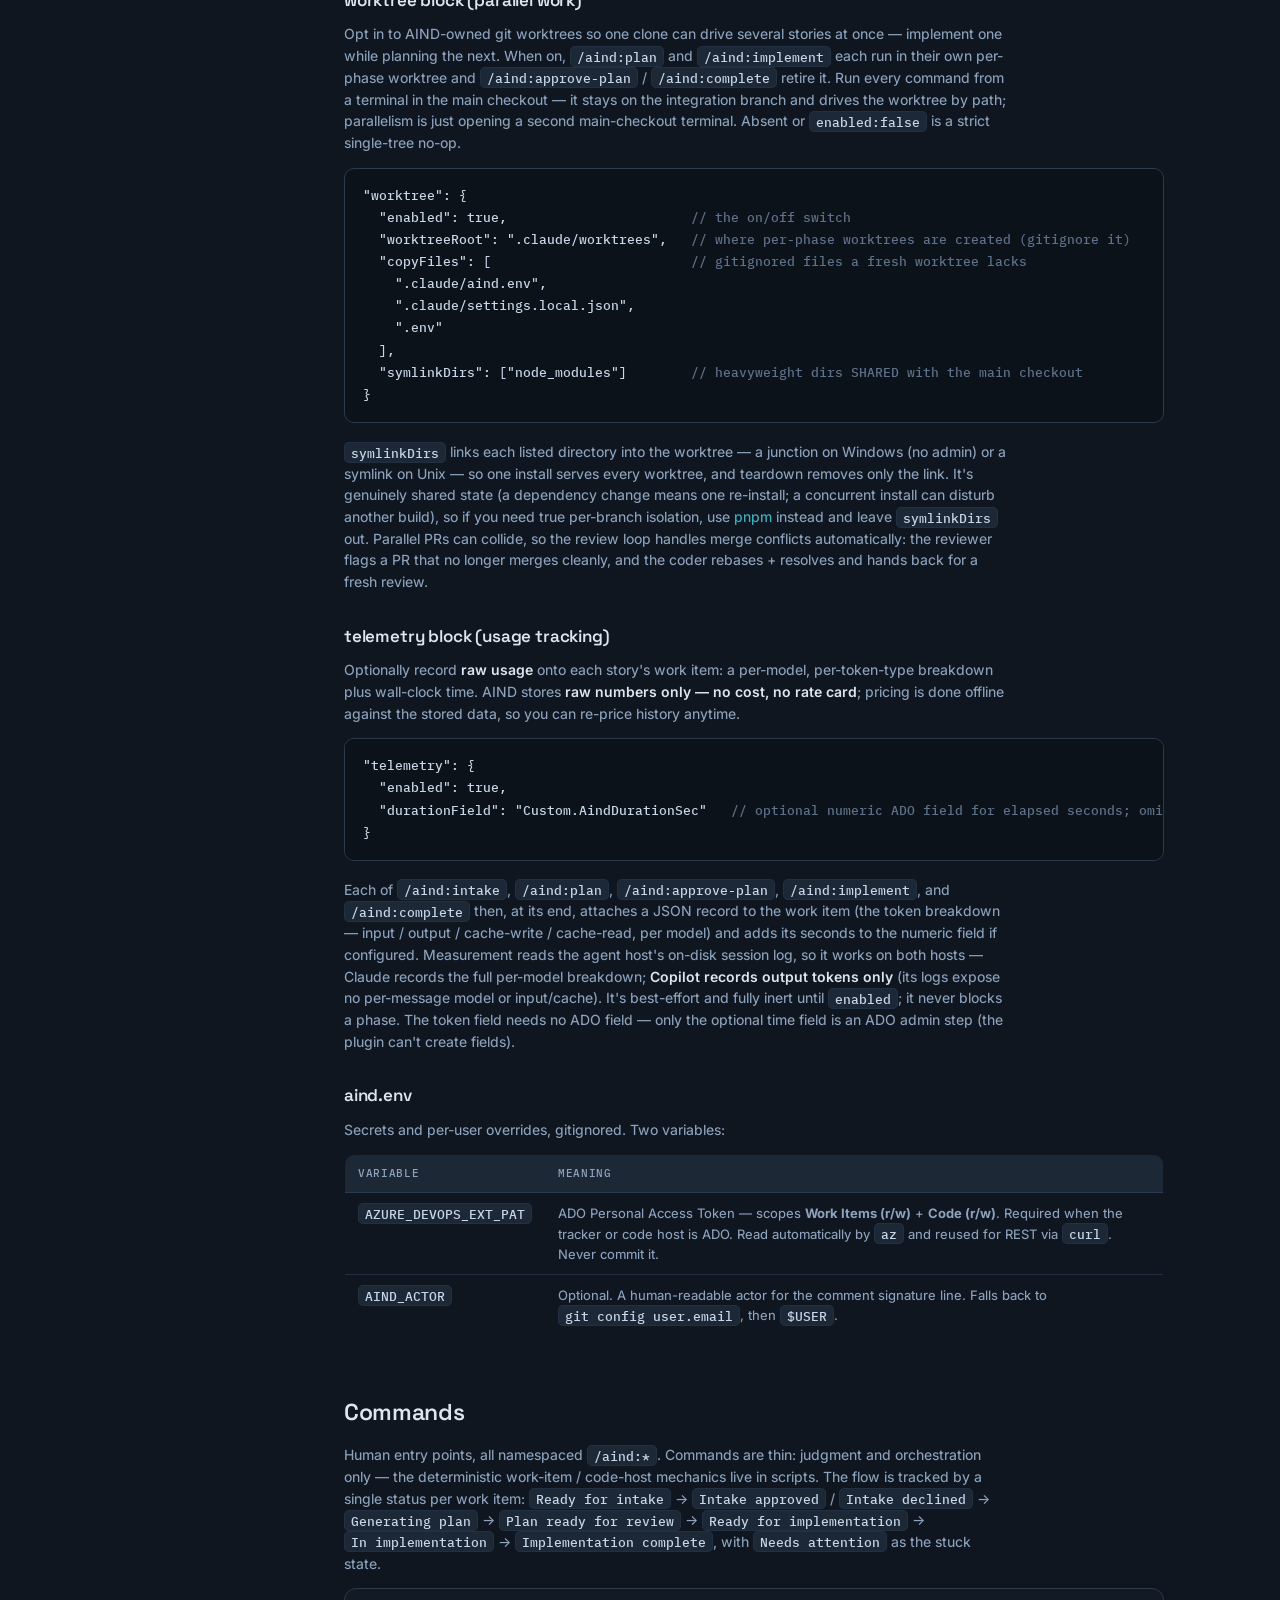
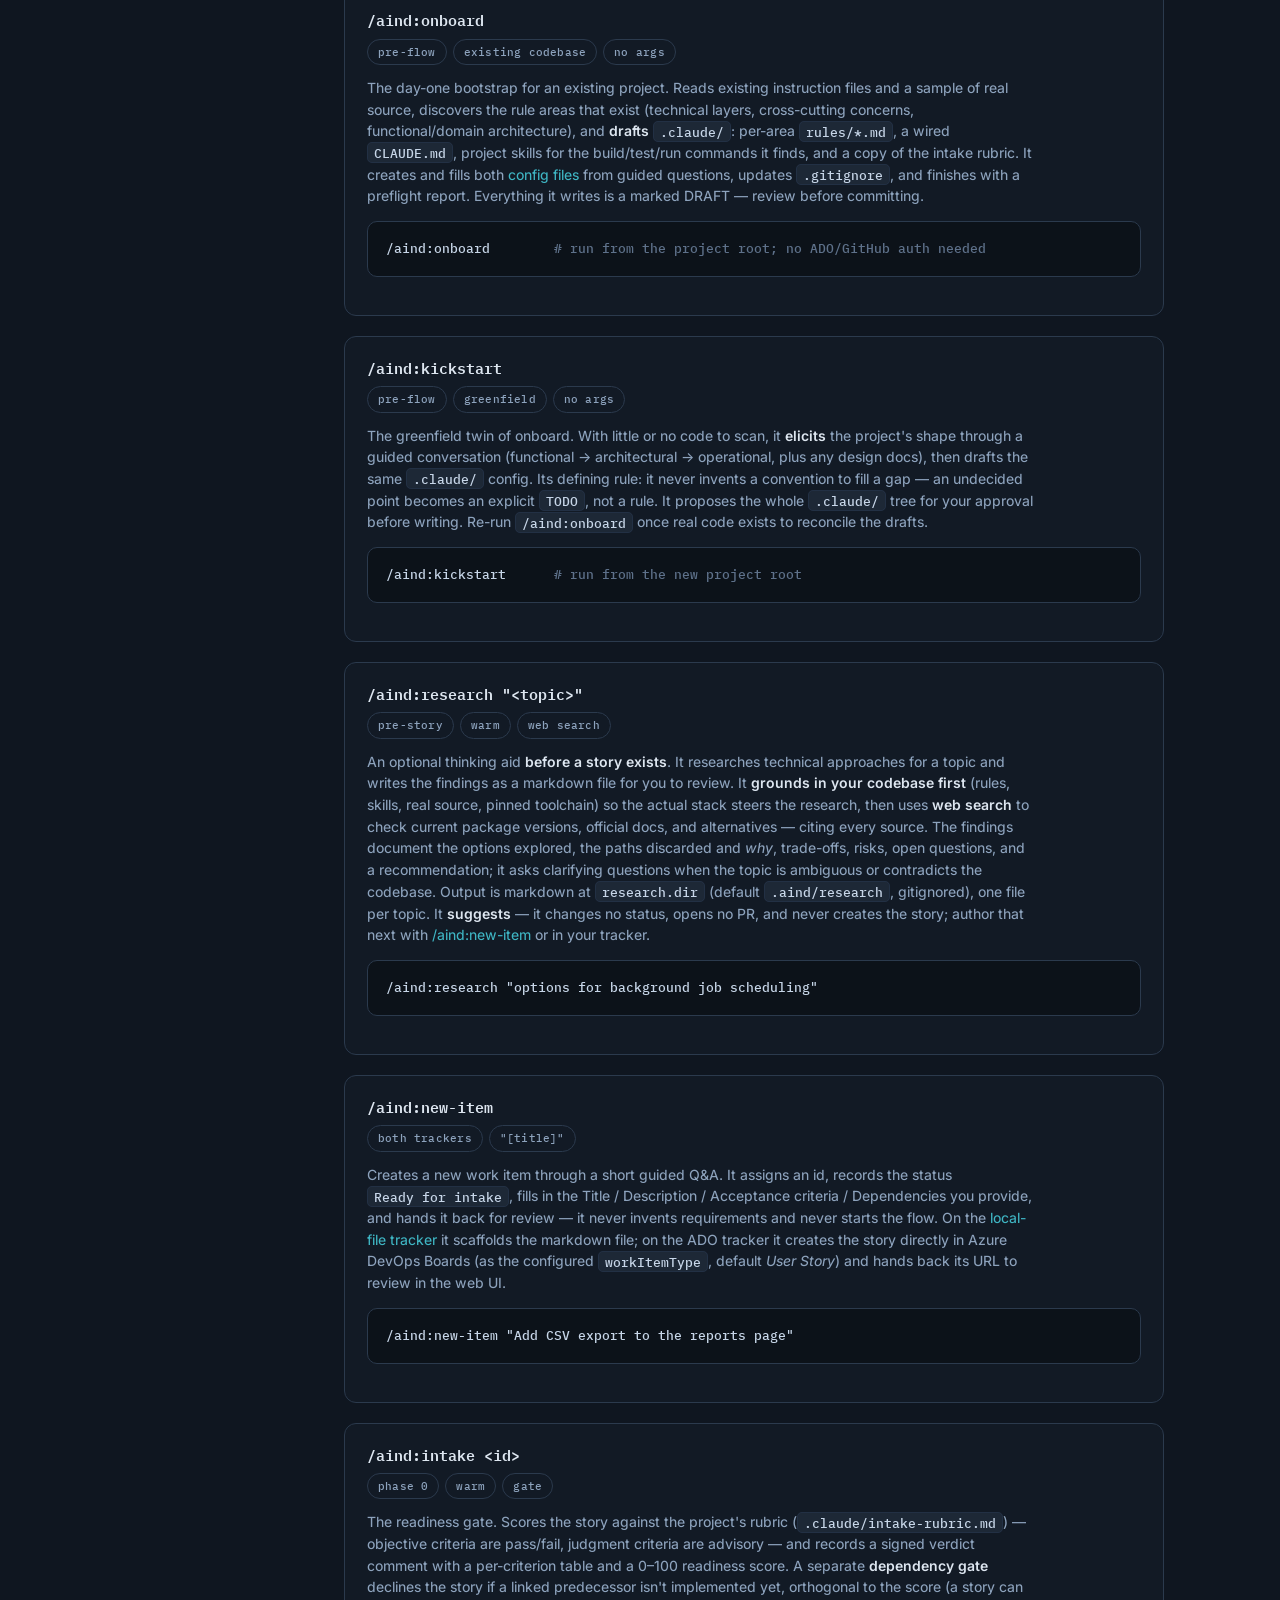
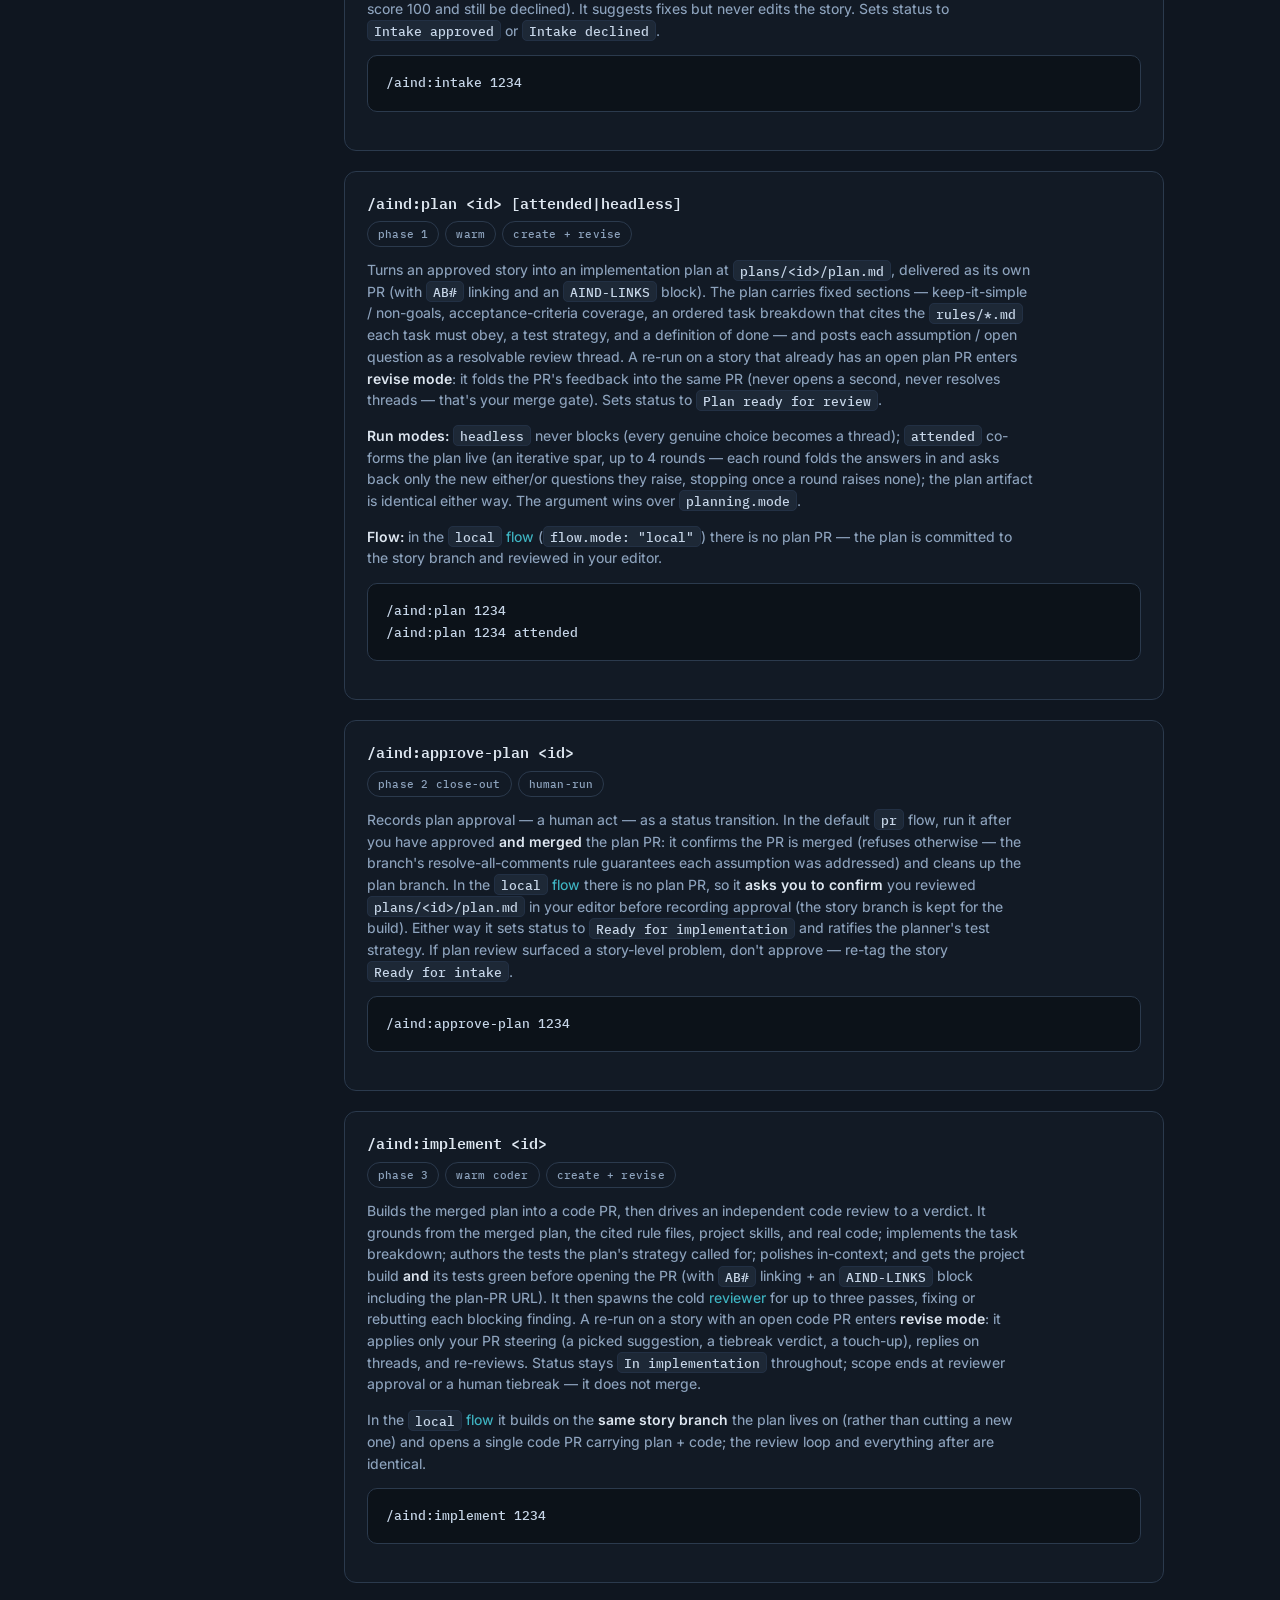
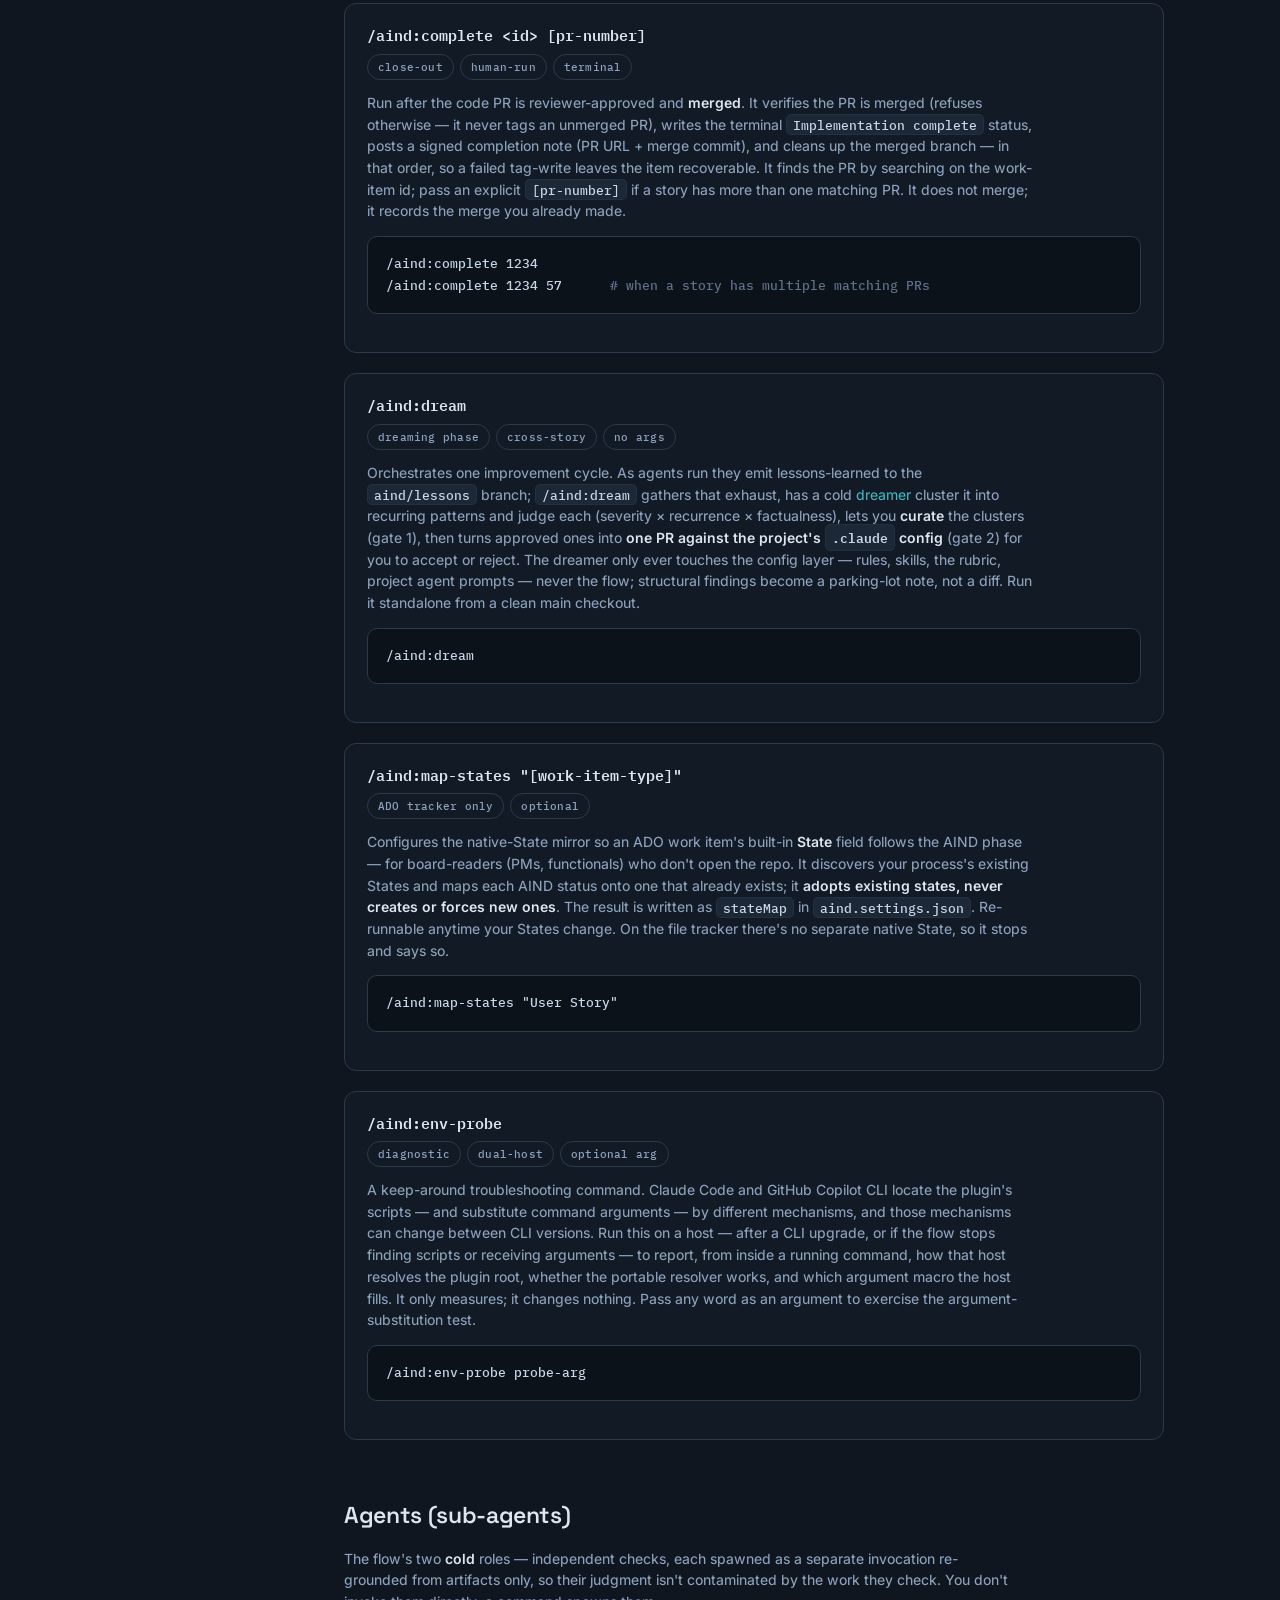
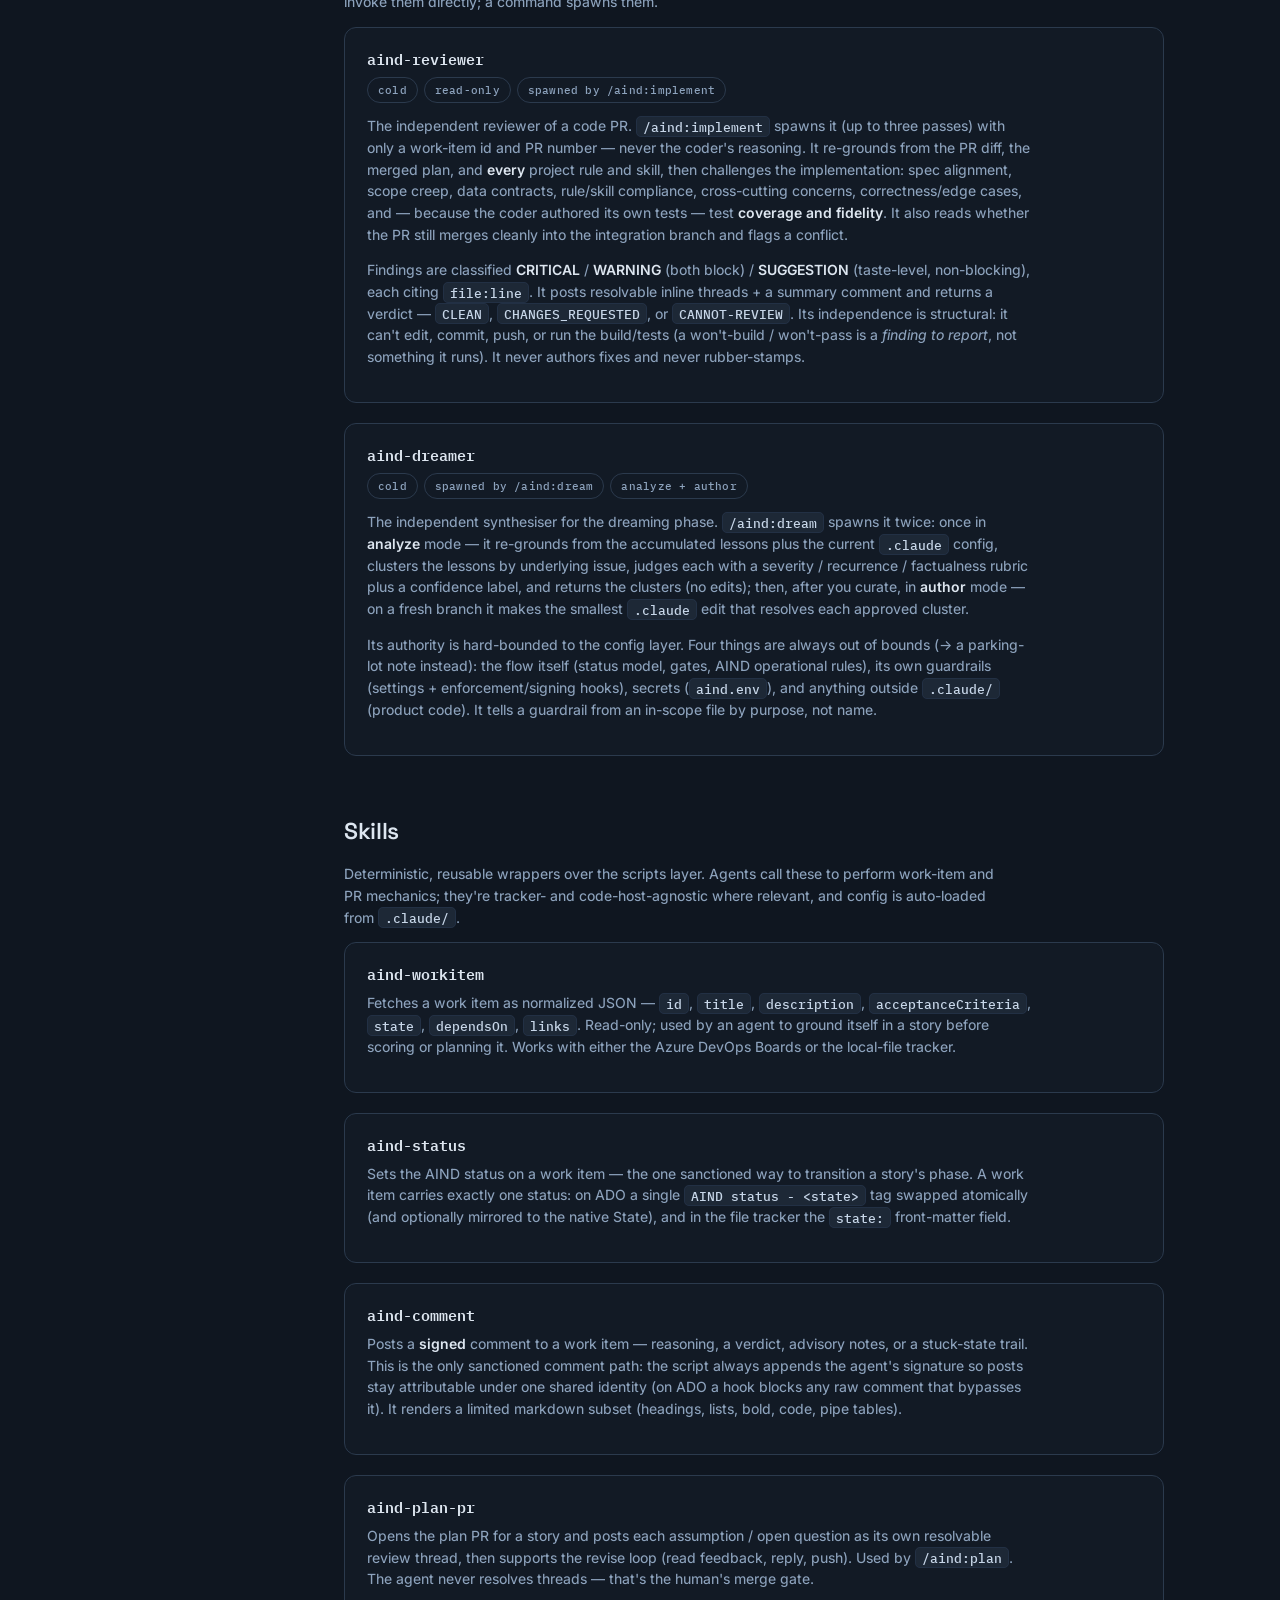
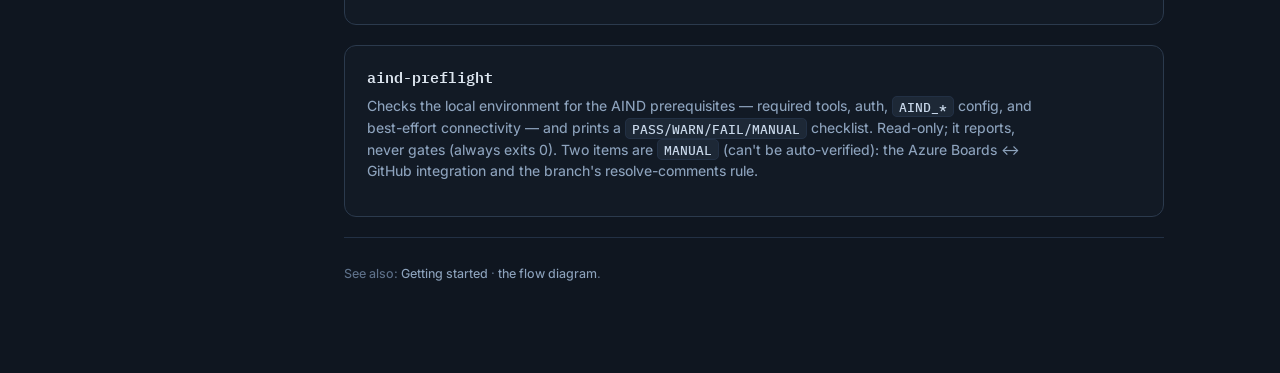
<file: docs/docs.html>
<!DOCTYPE html>
<html lang="en">
<head>
<meta charset="UTF-8">
<meta name="viewport" content="width=device-width, initial-scale=1.0">
<title>AIND · Reference docs</title>
<link rel="preconnect" href="https://fonts.googleapis.com">
<link rel="preconnect" href="https://fonts.gstatic.com" crossorigin>
<link href="https://fonts.googleapis.com/css2?family=Space+Grotesk:wght@400;500;600;700&family=IBM+Plex+Mono:wght@400;500;600&family=Inter:wght@400;450;500;600&display=swap" rel="stylesheet">
<link rel="stylesheet" href="assets/aind.css">
</head>
<body class="doc-page">
<div class="topnav">
  <a class="brand" href="index.html"><span class="mark">AIND</span> <span class="full">AI-Native Dev</span></a>
  <nav>
    <a href="index.html">Home</a>
    <a href="getting-started.html">Getting started</a>
    <a href="docs.html" class="active">Docs</a>
  </nav>
</div>

<div class="docs-layout">
  <!-- ============ LEFT NAV ============ -->
  <aside class="docs-side" id="sidenav">
    <div class="grouphead">Config</div>
    <a href="#config">Overview</a>
    <a href="#cfg-settings">aind.settings.json</a>
    <a href="#cfg-flow">flow block</a>
    <a href="#cfg-writing">writing block</a>
    <a href="#cfg-worktree">worktree block</a>
    <a href="#cfg-telemetry">telemetry block</a>
    <a href="#cfg-env">aind.env</a>

    <div class="grouphead">Commands</div>
    <a href="#cmd-onboard">/aind:onboard</a>
    <a href="#cmd-kickstart">/aind:kickstart</a>
    <a href="#cmd-research">/aind:research</a>
    <a href="#cmd-new-item">/aind:new-item</a>
    <a href="#cmd-intake">/aind:intake</a>
    <a href="#cmd-plan">/aind:plan</a>
    <a href="#cmd-approve-plan">/aind:approve-plan</a>
    <a href="#cmd-implement">/aind:implement</a>
    <a href="#cmd-complete">/aind:complete</a>
    <a href="#cmd-dream">/aind:dream</a>
    <a href="#cmd-map-states">/aind:map-states</a>
    <a href="#cmd-env-probe">/aind:env-probe</a>

    <div class="grouphead">Agents</div>
    <a href="#agent-reviewer">aind-reviewer</a>
    <a href="#agent-dreamer">aind-dreamer</a>

    <div class="grouphead">Skills</div>
    <a href="#skill-workitem">aind-workitem</a>
    <a href="#skill-status">aind-status</a>
    <a href="#skill-comment">aind-comment</a>
    <a href="#skill-plan-pr">aind-plan-pr</a>
    <a href="#skill-preflight">aind-preflight</a>
  </aside>

  <!-- ============ CONTENT ============ -->
  <main class="page docs-main">
    <span class="eyebrow">Reference</span>
    <h1>Reference docs</h1>
    <p class="lede">Every command, agent, and skill AIND ships, plus all configuration options.
    New here? Start with <a href="getting-started.html">Getting started</a> and the
    <a href="index.html">flow diagram</a>.</p>

    <!-- ==================== CONFIG ==================== -->
    <h2 id="config">Config</h2>
    <p>Per-project config is two files under <code>.claude/</code>, both auto-loaded by walking up
    from the working directory (no <code>source</code> needed). <code>/aind:onboard</code> and
    <code>/aind:kickstart</code> create and fill them.</p>
    <ul>
      <li><code>.claude/aind.settings.json</code> — shared settings, <strong>checked in</strong>.</li>
      <li><code>.claude/aind.env</code> — secrets + per-user overrides, <strong>gitignored</strong>.</li>
    </ul>
    <p>Every setting maps to an <code>AIND_*</code> environment variable, which is the interface the
    scripts read. Precedence: an already-set environment wins (so CI or a parent shell can override),
    then <code>aind.env</code>, then <code>aind.settings.json</code> fills any still-unset var.</p>

    <h3 id="cfg-settings">aind.settings.json</h3>
    <table>
      <thead><tr><th>Key</th><th>Env var</th><th>Meaning</th></tr></thead>
      <tbody>
        <tr><td><code>tracker</code></td><td><code>AIND_TRACKER</code></td>
          <td>Work-item backend: <code>ado</code> (Azure DevOps Boards, default) or <code>file</code>
            (a local markdown file per item).</td></tr>
        <tr><td><code>trackerDir</code></td><td><code>AIND_TRACKER_DIR</code></td>
          <td>File tracker only: where per-item markdown files live. May be outside the repo.
            Defaults to <code>&lt;repo-root&gt;/.aind/items</code>.</td></tr>
        <tr><td><code>ado.org</code></td><td><code>AIND_ADO_ORG</code></td>
          <td>ADO organization URL, e.g. <code>https://dev.azure.com/&lt;org&gt;</code>.</td></tr>
        <tr><td><code>ado.project</code></td><td><code>AIND_ADO_PROJECT</code></td>
          <td>ADO project name.</td></tr>
        <tr><td><code>ado.repo</code></td><td><code>AIND_ADO_REPO</code></td>
          <td>ADO repo name — used only when <code>codeHost</code> is <code>ado</code>.</td></tr>
        <tr><td><code>ado.workItemType</code></td><td><code>AIND_ADO_WORKITEM_TYPE</code></td>
          <td>ADO tracker only, optional: the work-item type <code>/aind:new-item</code> creates new
            stories as (e.g. <code>User Story</code>, <code>Product Backlog Item</code>,
            <code>Issue</code>). Defaults to <code>User Story</code>.</td></tr>
        <tr><td><code>codeHost</code></td><td><code>AIND_CODE_HOST</code></td>
          <td>Where code + PRs live: <code>github</code> (default) or <code>ado</code>. Selects the
            forge adapter; the flow is otherwise identical.</td></tr>
        <tr><td><code>github.repo</code></td><td><code>AIND_GH_REPO</code></td>
          <td><code>owner/repo</code> — used only when <code>codeHost</code> is
            <code>github</code>.</td></tr>
        <tr><td><code>integrationBranch</code></td><td><code>AIND_INTEGRATION_BRANCH</code></td>
          <td>The trunk branch PRs target (e.g. <code>main</code>).</td></tr>
        <tr><td><code>planBranchPrefix</code></td><td><code>AIND_PLAN_BRANCH_PREFIX</code></td>
          <td>Optional. Prefix for plan branches (default <code>aind/plan/</code>).</td></tr>
        <tr><td><code>lessonsBranch</code></td><td><code>AIND_LESSONS_BRANCH</code></td>
          <td>Optional. The orphan branch storing dreaming-phase lessons (default
            <code>aind/lessons</code>). Never merges to trunk.</td></tr>
        <tr><td><code>planning.mode</code></td><td><code>AIND_PLAN_MODE</code></td>
          <td>Optional. Default mode for <code>/aind:plan</code>: <code>auto</code>,
            <code>attended</code>, or <code>headless</code>.</td></tr>
        <tr><td><code>flow.mode</code></td><td><code>AIND_FLOW_MODE</code></td>
          <td>Optional. <code>pr</code> (default) or <code>local</code> — see the
            <a href="#cfg-flow">flow block</a> below.</td></tr>
        <tr><td><code>research.dir</code></td><td><code>AIND_RESEARCH_DIR</code></td>
          <td>Optional. Where <a href="#cmd-research"><code>/aind:research</code></a> writes its
            markdown findings (default <code>.aind/research</code>, gitignored). May be an absolute
            path outside the repo.</td></tr>
        <tr><td><code>stateMap</code></td><td><code>AIND_STATE_MAP</code></td>
          <td>Optional, ADO tracker only. Maps each AIND status → a native ADO State so the board
            mirrors the flow. Produced by <a href="#cmd-map-states"><code>/aind:map-states</code></a>;
            empty = mirror off.</td></tr>
        <tr><td><code>writing.level</code></td><td><code>AIND_WRITING_LEVEL</code></td>
          <td>Optional. Reading level of text people read: <code>plain</code>,
            <code>standard</code> (default) or <code>technical</code> — see the
            <a href="#cfg-writing">writing block</a>.</td></tr>
        <tr><td><code>telemetry</code></td><td>—</td>
          <td>Optional block — see <a href="#cfg-telemetry">below</a>.</td></tr>
        <tr><td><code>worktree</code></td><td>—</td>
          <td>Optional block — see <a href="#cfg-worktree">below</a>.</td></tr>
      </tbody>
    </table>
    <p>A minimal GitHub + ADO-Boards project:</p>
    <pre><code>{
  "tracker": "ado",
  "ado":  { "org": "https://dev.azure.com/&lt;org&gt;", "project": "&lt;project&gt;" },
  "codeHost": "github",
  "github": { "repo": "&lt;owner&gt;/&lt;repo&gt;" },
  "integrationBranch": "main"
}</code></pre>

    <h3 id="cfg-flow">flow block (review style)</h3>
    <p>Choose where the plan is reviewed. The default <code>pr</code> flow is the standard two-PR
    pipeline: <code>/aind:plan</code> opens a <strong>plan PR</strong> (assumptions become resolvable
    threads), you approve + merge it, then <code>/aind:implement</code> opens a separate
    <strong>code PR</strong>. Best for team, asynchronous review.</p>
    <p>The <code>local</code> flow is for developers running the flow locally who would rather review
    the plan in their editor than through a PR. The plan and the code share <strong>one branch</strong>:
    <code>/aind:plan</code> commits <code>plans/&lt;id&gt;/plan.md</code> onto a
    <code>&lt;type&gt;/&lt;id&gt;-&lt;name&gt;</code> branch (no plan PR) and leaves you on it, so you
    read the plan in your working tree (e.g. VS Code); you approve with
    <code>/aind:approve-plan &lt;id&gt;</code> (it asks you to confirm the review); then
    <code>/aind:implement</code> continues on the <strong>same branch</strong> and opens a
    <strong>single code PR</strong> containing the plan and the code. The cold reviewer, the review loop, and <code>/aind:complete</code> are identical to the
    <code>pr</code> flow — only the plan PR is removed.</p>
    <pre><code>"flow": {
  "mode": "local"   <span class="cmt">// "pr" (default) or "local"</span>
}</code></pre>
    <p>The <code>local</code> flow is <strong>single-tree</strong> — you work on the story branch in
    your main checkout — so it is <strong>mutually exclusive with worktrees</strong>: enable one or the
    other, not both. Because local review has no merge-blocking per-assumption gate, prefer
    <code>attended</code> <a href="#cfg-settings"><code>planning.mode</code></a> for
    assumption-heavy stories (it resolves open questions live), and the confirmation prompt at approval
    is your explicit attestation that you read the plan. Absent or <code>"pr"</code> keeps the standard
    two-PR flow.</p>

    <h3 id="cfg-writing">writing block (readable output)</h3>
    <p>Every AIND command and agent follows a built-in <strong>writing guide</strong> for text people
    read: work-item comments, PR bodies, review threads, plan files and console messages. It puts the
    ask first (<em>What I need from you</em>), keeps sentences short, and ends each run with a
    <strong>Done / Needs you / Next</strong> summary. Output is always in English. The
    <code>writing</code> block sets the reading level:</p>
    <pre><code>"writing": {
  "level": "plain"    <span class="cmt">// "plain" | "standard" (default) | "technical"</span>
}</code></pre>
    <table>
      <thead><tr><th>Level</th><th>Best for</th></tr></thead>
      <tbody>
        <tr><td><code>plain</code></td><td>Mixed or non-technical reviewers, or readers with English
          as a second language. Very short sentences, no unexplained jargon.</td></tr>
        <tr><td><code>standard</code></td><td>A delivery team with testers and analysts. Short
          sentences; terms outside the team's domain are explained.</td></tr>
        <tr><td><code>technical</code></td><td>Developers only. Domain and code terms allowed.</td></tr>
      </tbody>
    </table>
    <p><strong>Project rules.</strong> Add an optional <code>.claude/writing-guide.md</code> (checked
    in) for a glossary, words to avoid, or extra rules. Agents read it after the built-in guide, and
    its rules win on conflict. A starter is in <code>project-template/writing-guide.md</code>.
    <code>/aind:dream</code> can propose edits to it when lessons show text was unclear.
    <code>/aind:onboard</code> and <code>/aind:kickstart</code> offer to seed its glossary, so every
    agent uses one term per concept.</p>
    <p><strong>Step-by-step text.</strong> At every level, steps (plan tasks, Definition of done,
    test steps, review fixes) follow a light form of ASD-STE100 Simplified Technical English: verb
    first, one instruction per step, 20 words or fewer. Rationale and risks keep normal prose.</p>

    <h3 id="cfg-worktree">worktree block (parallel work)</h3>
    <p>Opt in to AIND-owned git worktrees so one clone can drive several stories at once — implement
    one while planning the next. When on, <code>/aind:plan</code> and <code>/aind:implement</code>
    each run in their own per-phase worktree and <code>/aind:approve-plan</code> /
    <code>/aind:complete</code> retire it. Run every command from a terminal in the main checkout —
    it stays on the integration branch and drives the worktree by path; parallelism is just opening a
    second main-checkout terminal. Absent or <code>enabled:false</code> is a strict single-tree
    no-op.</p>
    <pre><code>"worktree": {
  "enabled": true,                       <span class="cmt">// the on/off switch</span>
  "worktreeRoot": ".claude/worktrees",   <span class="cmt">// where per-phase worktrees are created (gitignore it)</span>
  "copyFiles": [                         <span class="cmt">// gitignored files a fresh worktree lacks</span>
    ".claude/aind.env",
    ".claude/settings.local.json",
    ".env"
  ],
  "symlinkDirs": ["node_modules"]        <span class="cmt">// heavyweight dirs SHARED with the main checkout</span>
}</code></pre>
    <p><code>symlinkDirs</code> links each listed directory into the worktree — a junction on Windows
    (no admin) or a symlink on Unix — so one install serves every worktree, and teardown removes only
    the link. It's genuinely shared state (a dependency change means one re-install; a concurrent
    install can disturb another build), so if you need true per-branch isolation, use
    <a href="https://pnpm.io">pnpm</a> instead and leave <code>symlinkDirs</code> out. Parallel PRs
    can collide, so the review loop handles merge conflicts automatically: the reviewer flags a PR
    that no longer merges cleanly, and the coder rebases + resolves and hands back for a fresh
    review.</p>

    <h3 id="cfg-telemetry">telemetry block (usage tracking)</h3>
    <p>Optionally record <strong>raw usage</strong> onto each story's work item: a per-model,
    per-token-type breakdown plus wall-clock time. AIND stores <strong>raw numbers only — no cost, no
    rate card</strong>; pricing is done offline against the stored data, so you can re-price history
    anytime.</p>
    <pre><code>"telemetry": {
  "enabled": true,
  "durationField": "Custom.AindDurationSec"   <span class="cmt">// optional numeric ADO field for elapsed seconds; omit to record only tokens</span>
}</code></pre>
    <p>Each of <code>/aind:intake</code>, <code>/aind:plan</code>, <code>/aind:approve-plan</code>,
    <code>/aind:implement</code>, and <code>/aind:complete</code> then, at its end, attaches a JSON
    record to the work item (the token breakdown — input / output / cache-write / cache-read, per
    model) and adds its seconds to the numeric field if configured. Measurement reads the agent
    host's on-disk session log, so it works on both hosts — Claude records the full per-model
    breakdown; <strong>Copilot records output tokens only</strong> (its logs expose no per-message
    model or input/cache). It's best-effort and fully inert until <code>enabled</code>; it never
    blocks a phase. The token field needs no ADO field — only the optional time field is an ADO admin
    step (the plugin can't create fields).</p>

    <h3 id="cfg-env">aind.env</h3>
    <p>Secrets and per-user overrides, gitignored. Two variables:</p>
    <table>
      <thead><tr><th>Variable</th><th>Meaning</th></tr></thead>
      <tbody>
        <tr><td><code>AZURE_DEVOPS_EXT_PAT</code></td>
          <td>ADO Personal Access Token — scopes <strong>Work Items (r/w)</strong> +
            <strong>Code (r/w)</strong>. Required when the tracker or code host is ADO. Read
            automatically by <code>az</code> and reused for REST via <code>curl</code>. Never
            commit it.</td></tr>
        <tr><td><code>AIND_ACTOR</code></td>
          <td>Optional. A human-readable actor for the comment signature line. Falls back to
            <code>git config user.email</code>, then <code>$USER</code>.</td></tr>
      </tbody>
    </table>

    <!-- ==================== COMMANDS ==================== -->
    <h2 id="commands">Commands</h2>
    <p>Human entry points, all namespaced <code>/aind:*</code>. Commands are thin: judgment and
    orchestration only — the deterministic work-item / code-host mechanics live in scripts. The flow
    is tracked by a single status per work item:
    <code>Ready for intake</code> → <code>Intake approved</code> / <code>Intake declined</code> →
    <code>Generating plan</code> → <code>Plan ready for review</code> →
    <code>Ready for implementation</code> → <code>In implementation</code> →
    <code>Implementation complete</code>, with <code>Needs attention</code> as the stuck state.</p>

    <div class="refcard" id="cmd-onboard">
      <div class="rc-head"><span class="rc-name">/aind:onboard</span></div>
      <div class="rc-meta"><span class="pill">pre-flow</span><span class="pill">existing codebase</span><span class="pill">no args</span></div>
      <p>The day-one bootstrap for an existing project. Reads existing instruction files and a sample
      of real source, discovers the rule areas that exist (technical layers, cross-cutting concerns,
      functional/domain architecture), and <strong>drafts</strong> <code>.claude/</code>:
      per-area <code>rules/*.md</code>, a wired <code>CLAUDE.md</code>, project skills for the
      build/test/run commands it finds, and a copy of the intake rubric. It creates and fills both
      <a href="#config">config files</a> from guided questions, updates <code>.gitignore</code>, and
      finishes with a preflight report. Everything it writes is a marked DRAFT — review before
      committing.</p>
      <pre><code>/aind:onboard        <span class="cmt"># run from the project root; no ADO/GitHub auth needed</span></code></pre>
    </div>

    <div class="refcard" id="cmd-kickstart">
      <div class="rc-head"><span class="rc-name">/aind:kickstart</span></div>
      <div class="rc-meta"><span class="pill">pre-flow</span><span class="pill">greenfield</span><span class="pill">no args</span></div>
      <p>The greenfield twin of onboard. With little or no code to scan, it <strong>elicits</strong>
      the project's shape through a guided conversation (functional → architectural → operational,
      plus any design docs), then drafts the same <code>.claude/</code> config. Its defining rule: it
      never invents a convention to fill a gap — an undecided point becomes an explicit
      <code>TODO</code>, not a rule. It proposes the whole <code>.claude/</code> tree for your
      approval before writing. Re-run <code>/aind:onboard</code> once real code exists to reconcile
      the drafts.</p>
      <pre><code>/aind:kickstart      <span class="cmt"># run from the new project root</span></code></pre>
    </div>

    <div class="refcard" id="cmd-research">
      <div class="rc-head"><span class="rc-name">/aind:research "&lt;topic&gt;"</span></div>
      <div class="rc-meta"><span class="pill">pre-story</span><span class="pill">warm</span><span class="pill">web search</span></div>
      <p>An optional thinking aid <strong>before a story exists</strong>. It researches technical
      approaches for a topic and writes the findings as a markdown file for you to review. It
      <strong>grounds in your codebase first</strong> (rules, skills, real source, pinned toolchain) so
      the actual stack steers the research, then uses <strong>web search</strong> to check current
      package versions, official docs, and alternatives — citing every source. The findings document
      the options explored, the paths discarded and <em>why</em>, trade-offs, risks, open questions, and
      a recommendation; it asks clarifying questions when the topic is ambiguous or contradicts the
      codebase. Output is markdown at <a href="#cfg-settings"><code>research.dir</code></a> (default
      <code>.aind/research</code>, gitignored), one file per topic. It <strong>suggests</strong> — it
      changes no status, opens no PR, and never creates the story; author that next with
      <a href="#cmd-new-item">/aind:new-item</a> or in your tracker.</p>
      <pre><code>/aind:research "options for background job scheduling"</code></pre>
    </div>

    <div class="refcard" id="cmd-new-item">
      <div class="rc-head"><span class="rc-name">/aind:new-item</span></div>
      <div class="rc-meta"><span class="pill">both trackers</span><span class="pill">"[title]"</span></div>
      <p>Creates a new work item through a short guided Q&amp;A. It assigns an id, records the status
      <code>Ready for intake</code>, fills in the Title / Description / Acceptance criteria /
      Dependencies you provide, and hands it back for review — it never invents requirements and never
      starts the flow. On the <a href="#cfg-settings">local-file tracker</a> it scaffolds the markdown
      file; on the ADO tracker it creates the story directly in Azure DevOps Boards (as the configured
      <code>workItemType</code>, default <em>User Story</em>) and hands back its URL to review in the
      web UI.</p>
      <pre><code>/aind:new-item "Add CSV export to the reports page"</code></pre>
    </div>

    <div class="refcard" id="cmd-intake">
      <div class="rc-head"><span class="rc-name">/aind:intake &lt;id&gt;</span></div>
      <div class="rc-meta"><span class="pill">phase 0</span><span class="pill">warm</span><span class="pill">gate</span></div>
      <p>The readiness gate. Scores the story against the project's rubric
      (<code>.claude/intake-rubric.md</code>) — objective criteria are pass/fail, judgment criteria
      are advisory — and records a signed verdict comment with a per-criterion table and a 0–100
      readiness score. A separate <strong>dependency gate</strong> declines the story if a linked
      predecessor isn't implemented yet, orthogonal to the score (a story can score 100 and still be
      declined). It suggests fixes but never edits the story. Sets status to
      <code>Intake approved</code> or <code>Intake declined</code>.</p>
      <pre><code>/aind:intake 1234</code></pre>
    </div>

    <div class="refcard" id="cmd-plan">
      <div class="rc-head"><span class="rc-name">/aind:plan &lt;id&gt; [attended|headless]</span></div>
      <div class="rc-meta"><span class="pill">phase 1</span><span class="pill">warm</span><span class="pill">create + revise</span></div>
      <p>Turns an approved story into an implementation plan at
      <code>plans/&lt;id&gt;/plan.md</code>, delivered as its own PR (with <code>AB#</code> linking and
      an <code>AIND-LINKS</code> block). The plan carries fixed sections — keep-it-simple / non-goals,
      acceptance-criteria coverage, an ordered task breakdown that cites the <code>rules/*.md</code>
      each task must obey, a test strategy, and a definition of done — and posts each assumption /
      open question as a resolvable review thread. A re-run on a story that already has an open plan
      PR enters <strong>revise mode</strong>: it folds the PR's feedback into the same PR (never opens
      a second, never resolves threads — that's your merge gate). Sets status to
      <code>Plan ready for review</code>.</p>
      <p><strong>Run modes:</strong> <code>headless</code> never blocks (every genuine choice becomes
      a thread); <code>attended</code> co-forms the plan live (an iterative spar, up to 4 rounds —
      each round folds the answers in and asks back only the new either/or questions they raise,
      stopping once a round raises none);
      the plan artifact is identical either way. The argument wins over
      <a href="#cfg-settings"><code>planning.mode</code></a>.</p>
      <p><strong>Flow:</strong> in the <a href="#cfg-flow"><code>local</code> flow</a>
      (<code>flow.mode: "local"</code>) there is no plan PR — the plan is committed to the story branch
      and reviewed in your editor.</p>
      <pre><code>/aind:plan 1234
/aind:plan 1234 attended</code></pre>
    </div>

    <div class="refcard" id="cmd-approve-plan">
      <div class="rc-head"><span class="rc-name">/aind:approve-plan &lt;id&gt;</span></div>
      <div class="rc-meta"><span class="pill">phase 2 close-out</span><span class="pill">human-run</span></div>
      <p>Records plan approval — a human act — as a status transition. In the default <code>pr</code>
      flow, run it after you have approved <strong>and merged</strong> the plan PR: it confirms the PR
      is merged (refuses otherwise — the branch's resolve-all-comments rule guarantees each assumption
      was addressed) and cleans up the plan branch. In the <a href="#cfg-flow"><code>local</code>
      flow</a> there is no plan PR, so it <strong>asks you to confirm</strong> you reviewed
      <code>plans/&lt;id&gt;/plan.md</code> in your editor before recording approval (the story branch is
      kept for the build). Either way it sets status to <code>Ready for implementation</code> and
      ratifies the planner's test strategy. If plan review surfaced a story-level problem, don't
      approve — re-tag the story <code>Ready for intake</code>.</p>
      <pre><code>/aind:approve-plan 1234</code></pre>
    </div>

    <div class="refcard" id="cmd-implement">
      <div class="rc-head"><span class="rc-name">/aind:implement &lt;id&gt;</span></div>
      <div class="rc-meta"><span class="pill">phase 3</span><span class="pill">warm coder</span><span class="pill">create + revise</span></div>
      <p>Builds the merged plan into a code PR, then drives an independent code review to a verdict.
      It grounds from the merged plan, the cited rule files, project skills, and real code; implements
      the task breakdown; authors the tests the plan's strategy called for; polishes in-context; and
      gets the project build <strong>and</strong> its tests green before opening the PR (with
      <code>AB#</code> linking + an <code>AIND-LINKS</code> block including the plan-PR URL). It then
      spawns the cold <a href="#agent-reviewer">reviewer</a> for up to three passes, fixing or
      rebutting each blocking finding. A re-run on a story with an open code PR enters
      <strong>revise mode</strong>: it applies only your PR steering (a picked suggestion, a tiebreak
      verdict, a touch-up), replies on threads, and re-reviews. Status stays
      <code>In implementation</code> throughout; scope ends at reviewer approval or a human tiebreak —
      it does not merge.</p>
      <p>In the <a href="#cfg-flow"><code>local</code> flow</a> it builds on the <strong>same story
      branch</strong> the plan lives on (rather than cutting a new one) and opens a single code PR
      carrying plan + code; the review loop and everything after are identical.</p>
      <pre><code>/aind:implement 1234</code></pre>
    </div>

    <div class="refcard" id="cmd-complete">
      <div class="rc-head"><span class="rc-name">/aind:complete &lt;id&gt; [pr-number]</span></div>
      <div class="rc-meta"><span class="pill">close-out</span><span class="pill">human-run</span><span class="pill">terminal</span></div>
      <p>Run after the code PR is reviewer-approved and <strong>merged</strong>. It verifies the PR is
      merged (refuses otherwise — it never tags an unmerged PR), writes the terminal
      <code>Implementation complete</code> status, posts a signed completion note (PR URL + merge
      commit), and cleans up the merged branch — in that order, so a failed tag-write leaves the item
      recoverable. It finds the PR by searching on the work-item id; pass an explicit
      <code>[pr-number]</code> if a story has more than one matching PR. It does not merge; it records
      the merge you already made.</p>
      <pre><code>/aind:complete 1234
/aind:complete 1234 57      <span class="cmt"># when a story has multiple matching PRs</span></code></pre>
    </div>

    <div class="refcard" id="cmd-dream">
      <div class="rc-head"><span class="rc-name">/aind:dream</span></div>
      <div class="rc-meta"><span class="pill">dreaming phase</span><span class="pill">cross-story</span><span class="pill">no args</span></div>
      <p>Orchestrates one improvement cycle. As agents run they emit lessons-learned to the
      <code>aind/lessons</code> branch; <code>/aind:dream</code> gathers that exhaust, has a cold
      <a href="#agent-dreamer">dreamer</a> cluster it into recurring patterns and judge each
      (severity × recurrence × factualness), lets you <strong>curate</strong> the clusters
      (gate&nbsp;1), then turns approved ones into <strong>one PR against the project's
      <code>.claude</code> config</strong> (gate&nbsp;2) for you to accept or reject. The dreamer only
      ever touches the config layer — rules, skills, the rubric, project agent prompts — never the
      flow; structural findings become a parking-lot note, not a diff. Run it standalone from a clean
      main checkout.</p>
      <pre><code>/aind:dream</code></pre>
    </div>

    <div class="refcard" id="cmd-map-states">
      <div class="rc-head"><span class="rc-name">/aind:map-states "[work-item-type]"</span></div>
      <div class="rc-meta"><span class="pill">ADO tracker only</span><span class="pill">optional</span></div>
      <p>Configures the native-State mirror so an ADO work item's built-in <strong>State</strong>
      field follows the AIND phase — for board-readers (PMs, functionals) who don't open the repo. It
      discovers your process's existing States and maps each AIND status onto one that already exists;
      it <strong>adopts existing states, never creates or forces new ones</strong>. The result is
      written as <a href="#cfg-settings"><code>stateMap</code></a> in
      <code>aind.settings.json</code>. Re-runnable anytime your States change. On the file tracker
      there's no separate native State, so it stops and says so.</p>
      <pre><code>/aind:map-states "User Story"</code></pre>
    </div>

    <div class="refcard" id="cmd-env-probe">
      <div class="rc-head"><span class="rc-name">/aind:env-probe</span></div>
      <div class="rc-meta"><span class="pill">diagnostic</span><span class="pill">dual-host</span><span class="pill">optional arg</span></div>
      <p>A keep-around troubleshooting command. Claude Code and GitHub Copilot CLI locate the plugin's
      scripts — and substitute command arguments — by different mechanisms, and those mechanisms can
      change between CLI versions. Run this on a host — after a CLI upgrade, or if the flow stops
      finding scripts or receiving arguments — to report, from inside a running command, how that host
      resolves the plugin root, whether the portable resolver works, and which argument macro the host
      fills. It only measures; it changes nothing. Pass any word as an argument to exercise the
      argument-substitution test.</p>
      <pre><code>/aind:env-probe probe-arg</code></pre>
    </div>

    <!-- ==================== AGENTS ==================== -->
    <h2 id="agents">Agents (sub-agents)</h2>
    <p>The flow's two <strong>cold</strong> roles — independent checks, each spawned as a separate
    invocation re-grounded from artifacts only, so their judgment isn't contaminated by the work they
    check. You don't invoke them directly; a command spawns them.</p>

    <div class="refcard" id="agent-reviewer">
      <div class="rc-head"><span class="rc-name">aind-reviewer</span></div>
      <div class="rc-meta"><span class="pill">cold</span><span class="pill">read-only</span><span class="pill">spawned by /aind:implement</span></div>
      <p>The independent reviewer of a code PR. <code>/aind:implement</code> spawns it (up to three
      passes) with only a work-item id and PR number — never the coder's reasoning. It re-grounds from
      the PR diff, the merged plan, and <strong>every</strong> project rule and skill, then challenges
      the implementation: spec alignment, scope creep, data contracts, rule/skill compliance,
      cross-cutting concerns, correctness/edge cases, and — because the coder authored its own tests —
      test <strong>coverage and fidelity</strong>. It also reads whether the PR still merges cleanly
      into the integration branch and flags a conflict.</p>
      <p>Findings are classified <strong>CRITICAL</strong> / <strong>WARNING</strong> (both block) /
      <strong>SUGGESTION</strong> (taste-level, non-blocking), each citing <code>file:line</code>. It
      posts resolvable inline threads + a summary comment and returns a verdict —
      <code>CLEAN</code>, <code>CHANGES_REQUESTED</code>, or <code>CANNOT-REVIEW</code>. Its
      independence is structural: it can't edit, commit, push, or run the build/tests (a
      won't-build / won't-pass is a <em>finding to report</em>, not something it runs). It never
      authors fixes and never rubber-stamps.</p>
    </div>

    <div class="refcard" id="agent-dreamer">
      <div class="rc-head"><span class="rc-name">aind-dreamer</span></div>
      <div class="rc-meta"><span class="pill">cold</span><span class="pill">spawned by /aind:dream</span><span class="pill">analyze + author</span></div>
      <p>The independent synthesiser for the dreaming phase. <code>/aind:dream</code> spawns it twice:
      once in <strong>analyze</strong> mode — it re-grounds from the accumulated lessons plus the
      current <code>.claude</code> config, clusters the lessons by underlying issue, judges each with a
      severity / recurrence / factualness rubric plus a confidence label, and returns the clusters
      (no edits); then, after you curate, in <strong>author</strong> mode — on a fresh branch it makes
      the smallest <code>.claude</code> edit that resolves each approved cluster.</p>
      <p>Its authority is hard-bounded to the config layer. Four things are always out of bounds (→ a
      parking-lot note instead): the flow itself (status model, gates, AIND operational rules), its
      own guardrails (settings + enforcement/signing hooks), secrets (<code>aind.env</code>), and
      anything outside <code>.claude/</code> (product code). It tells a guardrail from an in-scope file
      by purpose, not name.</p>
    </div>

    <!-- ==================== SKILLS ==================== -->
    <h2 id="skills">Skills</h2>
    <p>Deterministic, reusable wrappers over the scripts layer. Agents call these to perform
    work-item and PR mechanics; they're tracker- and code-host-agnostic where relevant, and config is
    auto-loaded from <code>.claude/</code>.</p>

    <div class="refcard" id="skill-workitem">
      <div class="rc-head"><span class="rc-name">aind-workitem</span></div>
      <p>Fetches a work item as normalized JSON — <code>id</code>, <code>title</code>,
      <code>description</code>, <code>acceptanceCriteria</code>, <code>state</code>,
      <code>dependsOn</code>, <code>links</code>. Read-only; used by an agent to ground itself in a
      story before scoring or planning it. Works with either the Azure DevOps Boards or the local-file
      tracker.</p>
    </div>

    <div class="refcard" id="skill-status">
      <div class="rc-head"><span class="rc-name">aind-status</span></div>
      <p>Sets the AIND status on a work item — the one sanctioned way to transition a story's phase. A
      work item carries exactly one status: on ADO a single <code>AIND status - &lt;state&gt;</code>
      tag swapped atomically (and optionally mirrored to the native State), and in the file tracker
      the <code>state:</code> front-matter field.</p>
    </div>

    <div class="refcard" id="skill-comment">
      <div class="rc-head"><span class="rc-name">aind-comment</span></div>
      <p>Posts a <strong>signed</strong> comment to a work item — reasoning, a verdict, advisory
      notes, or a stuck-state trail. This is the only sanctioned comment path: the script always
      appends the agent's signature so posts stay attributable under one shared identity (on ADO a
      hook blocks any raw comment that bypasses it). It renders a limited markdown subset (headings,
      lists, bold, code, pipe tables).</p>
    </div>

    <div class="refcard" id="skill-plan-pr">
      <div class="rc-head"><span class="rc-name">aind-plan-pr</span></div>
      <p>Opens the plan PR for a story and posts each assumption / open question as its own resolvable
      review thread, then supports the revise loop (read feedback, reply, push). Used by
      <a href="#cmd-plan"><code>/aind:plan</code></a>. The agent never resolves threads — that's the
      human's merge gate.</p>
    </div>

    <div class="refcard" id="skill-preflight">
      <div class="rc-head"><span class="rc-name">aind-preflight</span></div>
      <p>Checks the local environment for the AIND prerequisites — required tools, auth,
      <code>AIND_*</code> config, and best-effort connectivity — and prints a
      <code>PASS/WARN/FAIL/MANUAL</code> checklist. Read-only; it reports, never gates (always exits
      0). Two items are <code>MANUAL</code> (can't be auto-verified): the Azure Boards ↔ GitHub
      integration and the branch's resolve-comments rule.</p>
    </div>

    <div class="docfooter">
      See also: <a href="getting-started.html">Getting started</a> ·
      <a href="index.html">the flow diagram</a>.
    </div>
  </main>
</div>

<script>
  // scrollspy: highlight the left-nav link for the section in view
  (function(){
    var links = Array.prototype.slice.call(document.querySelectorAll('.docs-side a'));
    var map = {};
    links.forEach(function(a){ map[a.getAttribute('href').slice(1)] = a; });
    var targets = links.map(function(a){ return document.getElementById(a.getAttribute('href').slice(1)); }).filter(Boolean);
    var obs = new IntersectionObserver(function(entries){
      entries.forEach(function(e){
        if(e.isIntersecting){
          links.forEach(function(l){ l.classList.remove('active'); });
          if(map[e.target.id]) map[e.target.id].classList.add('active');
        }
      });
    }, {rootMargin:'-60px 0px -70% 0px', threshold:0});
    targets.forEach(function(t){ obs.observe(t); });
  })();
</script>
</body>
</html>
</file>
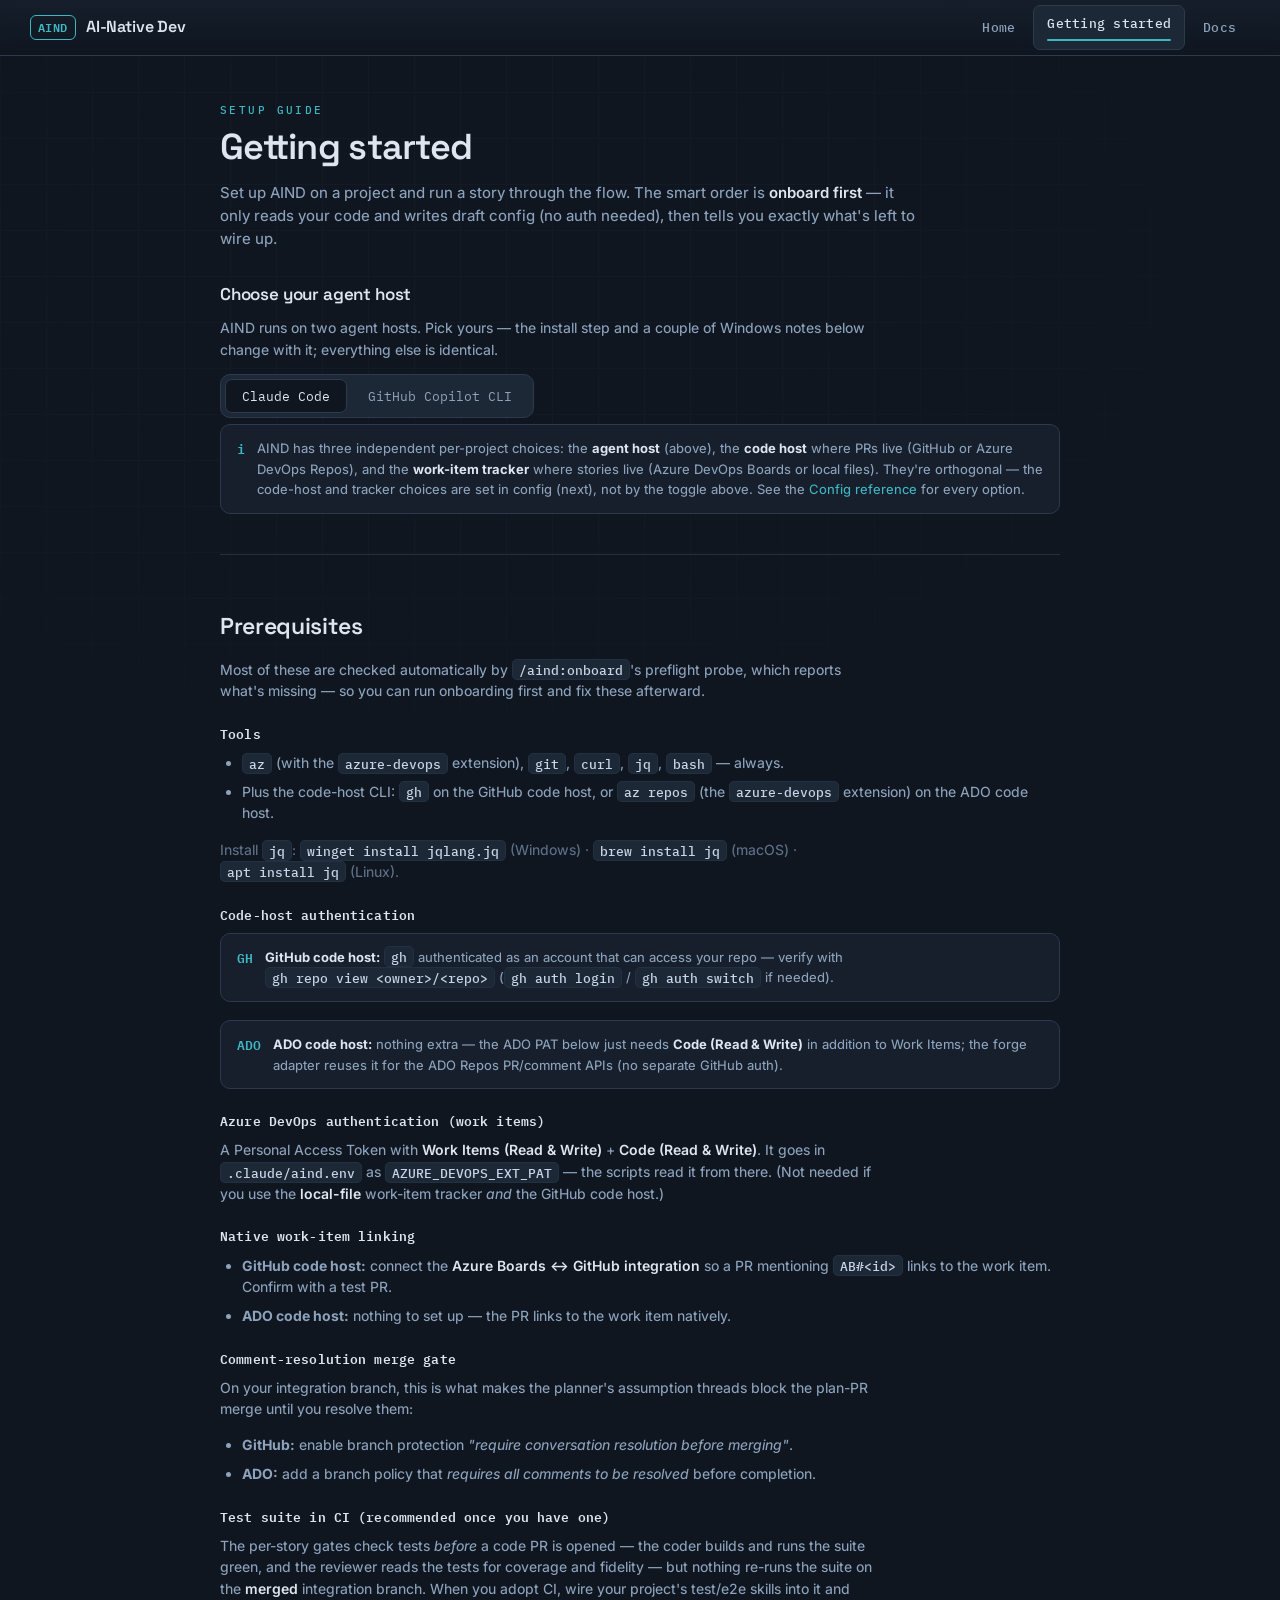
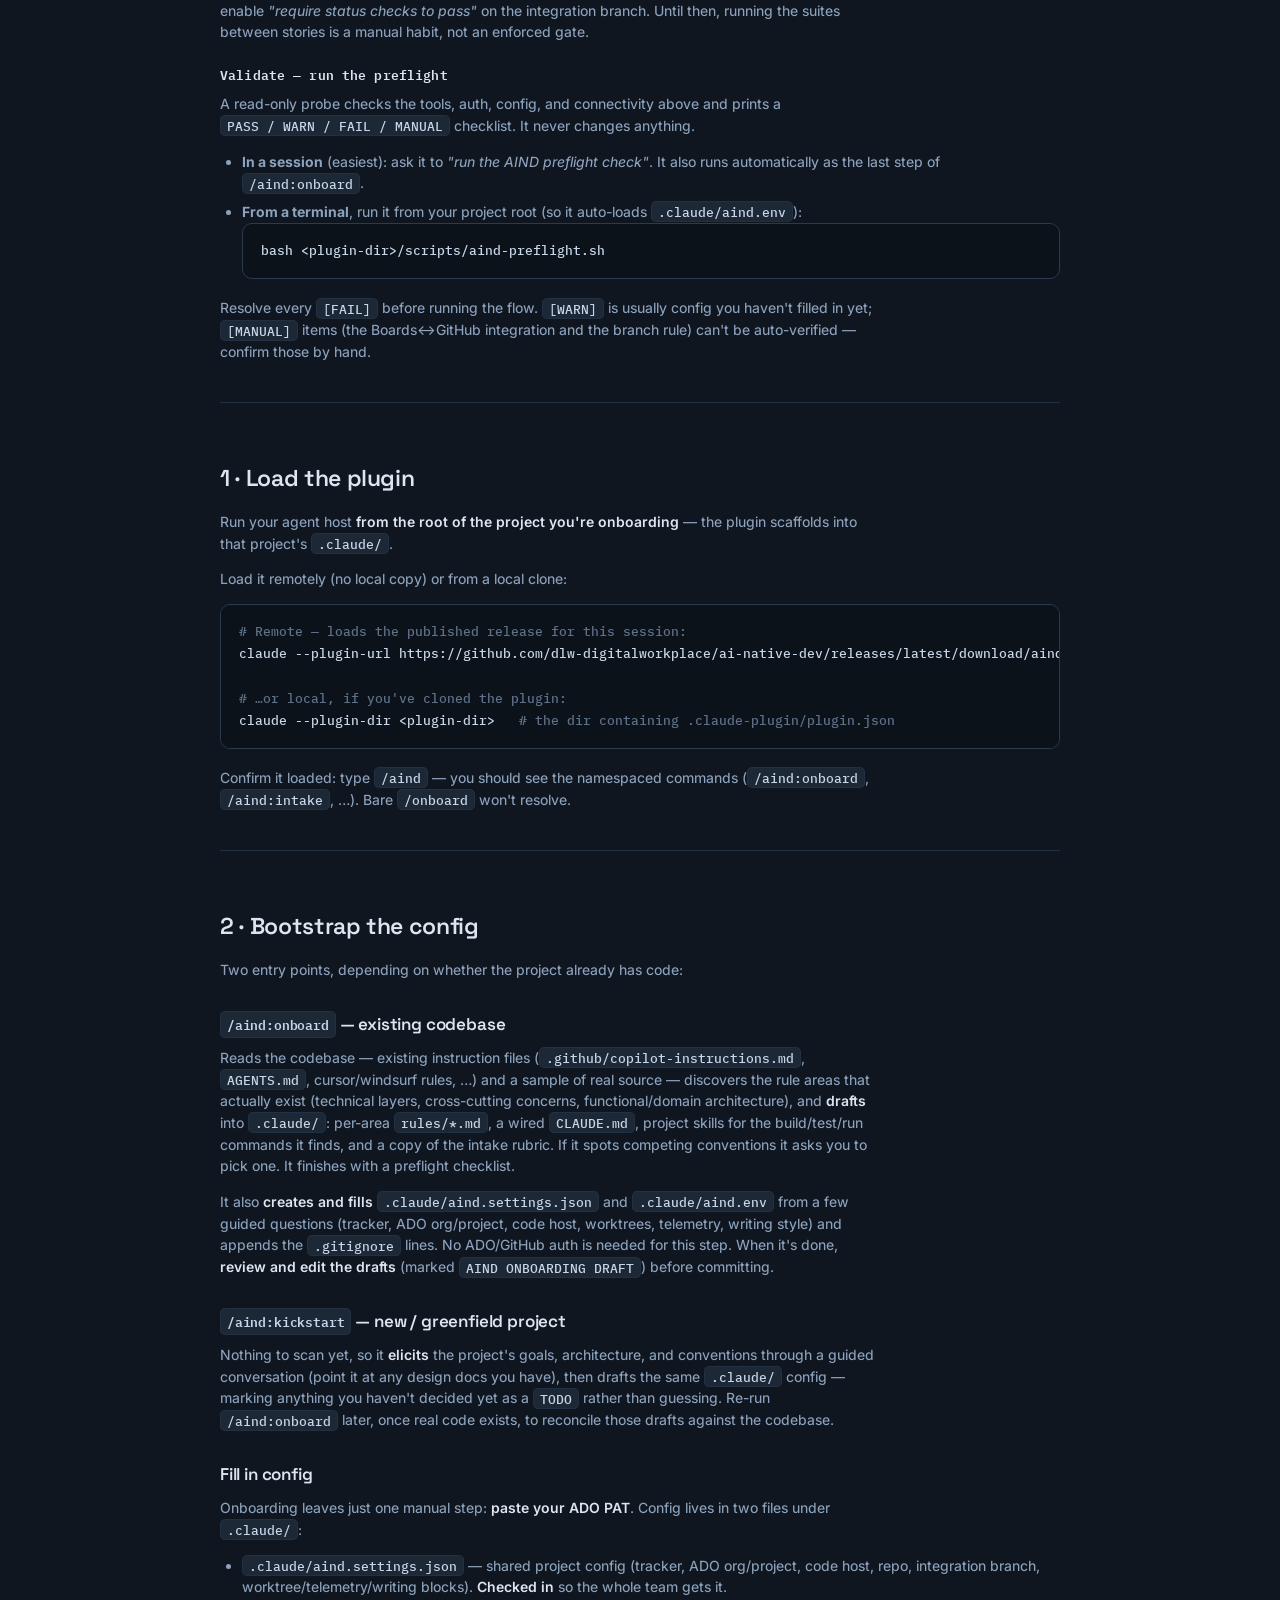
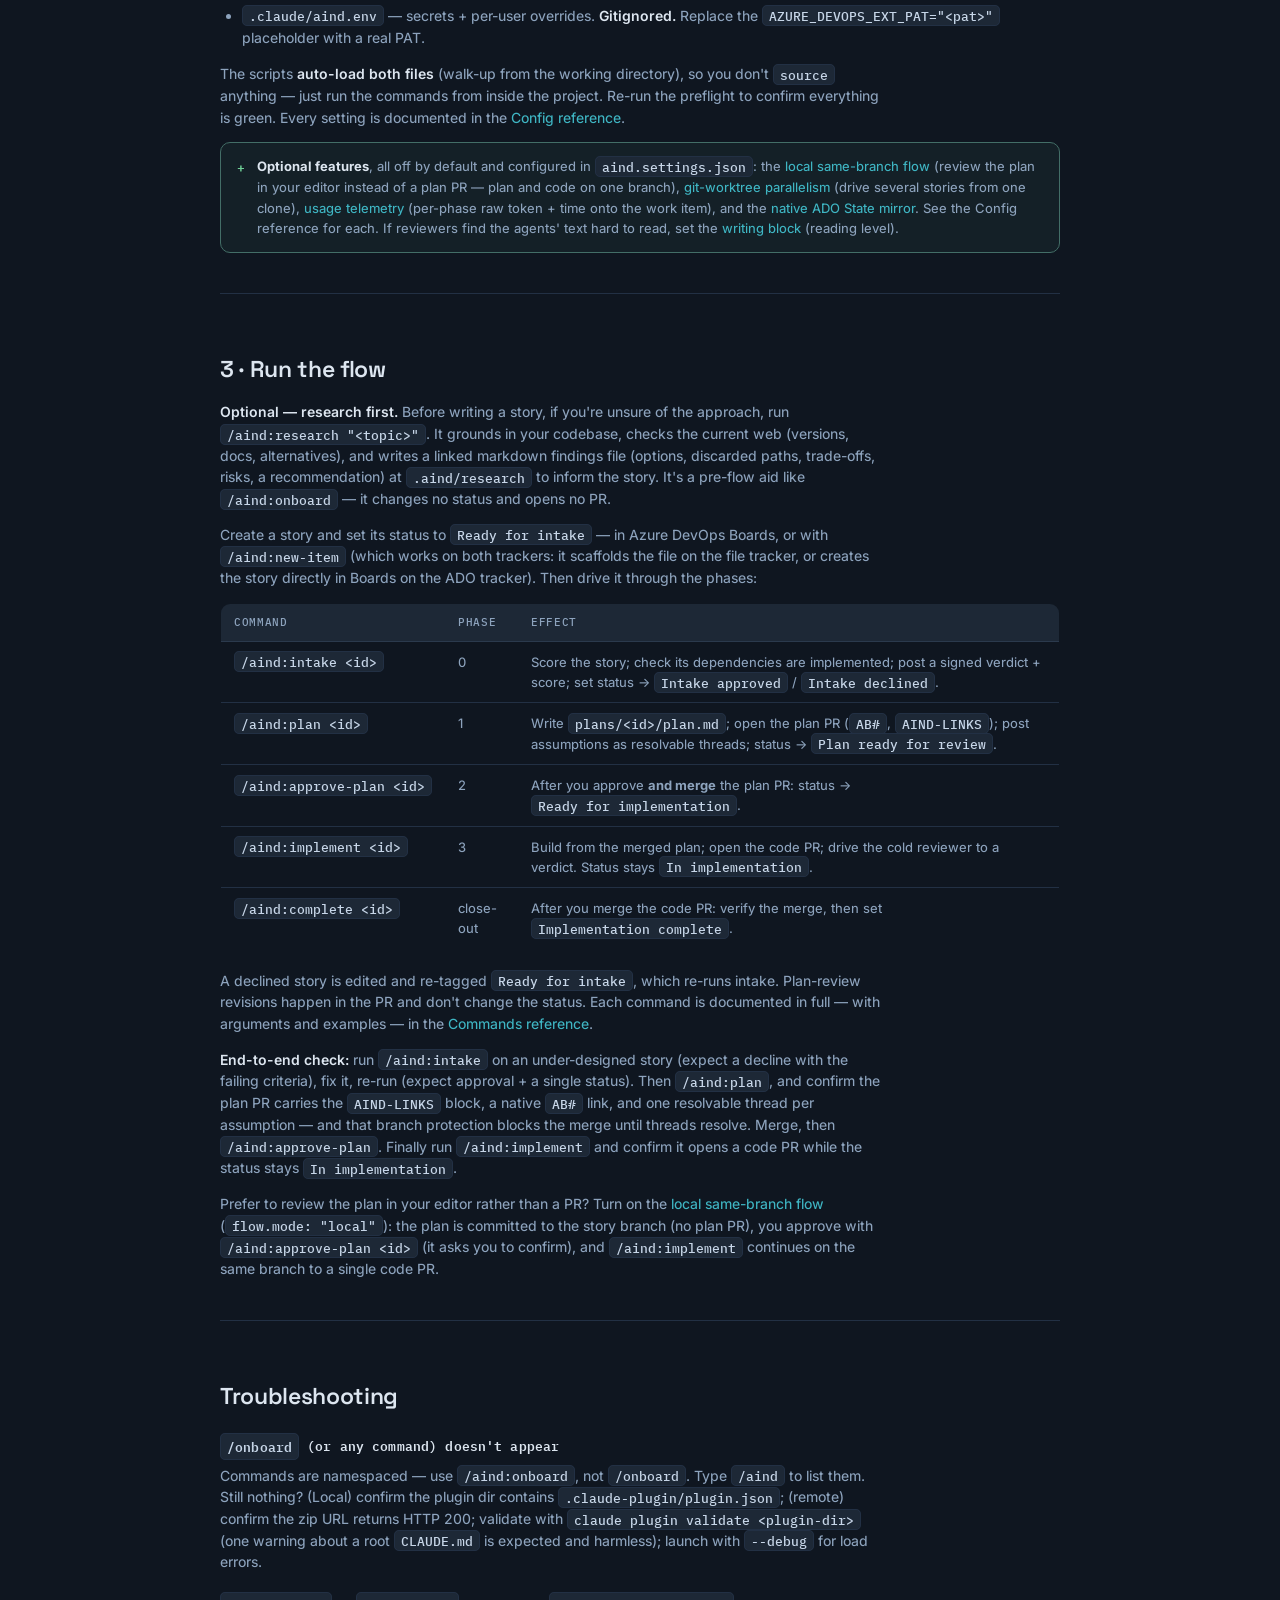
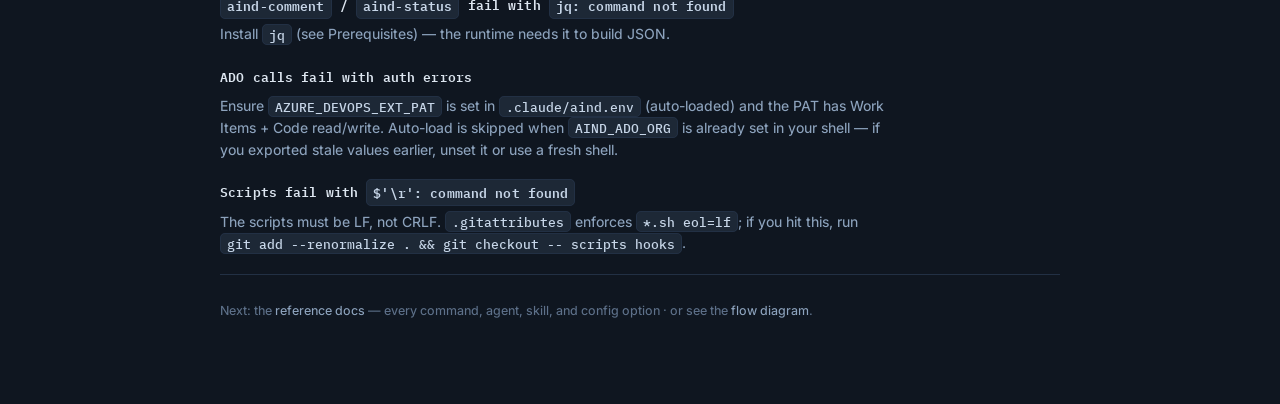
<file: docs/getting-started.html>
<!DOCTYPE html>
<html lang="en">
<head>
<meta charset="UTF-8">
<meta name="viewport" content="width=device-width, initial-scale=1.0">
<title>AIND · Getting started</title>
<link rel="preconnect" href="https://fonts.googleapis.com">
<link rel="preconnect" href="https://fonts.gstatic.com" crossorigin>
<link href="https://fonts.googleapis.com/css2?family=Space+Grotesk:wght@400;500;600;700&family=IBM+Plex+Mono:wght@400;500;600&family=Inter:wght@400;450;500;600&display=swap" rel="stylesheet">
<link rel="stylesheet" href="assets/aind.css">
</head>
<body class="doc-page host-claude">
<div class="topnav">
  <a class="brand" href="index.html"><span class="mark">AIND</span> <span class="full">AI-Native Dev</span></a>
  <nav>
    <a href="index.html">Home</a>
    <a href="getting-started.html" class="active">Getting started</a>
    <a href="docs.html">Docs</a>
  </nav>
</div>

<div class="page doc-wrap">
  <span class="eyebrow">Setup guide</span>
  <h1>Getting started</h1>
  <p class="lede">Set up AIND on a project and run a story through the flow. The smart order is
  <strong>onboard first</strong> — it only reads your code and writes draft config (no auth needed),
  then tells you exactly what's left to wire up.</p>

  <h3>Choose your agent host</h3>
  <p>AIND runs on two agent hosts. Pick yours — the install step and a couple of Windows notes below
  change with it; everything else is identical.</p>
  <div class="hostchooser" role="tablist">
    <button data-host="claude" class="active" onclick="setHost('claude')">Claude Code</button>
    <button data-host="copilot" onclick="setHost('copilot')">GitHub Copilot CLI</button>
  </div>

  <div class="callout">
    <span class="ic">i</span>
    <span class="ct">AIND has three independent per-project choices: the <b>agent host</b> (above), the
    <b>code host</b> where PRs live (GitHub or Azure DevOps Repos), and the <b>work-item tracker</b>
    where stories live (Azure DevOps Boards or local files). They're orthogonal — the code-host and
    tracker choices are set in config (next), not by the toggle above. See the
    <a href="docs.html#config">Config reference</a> for every option.</span>
  </div>

  <hr>

  <h2 id="prerequisites">Prerequisites</h2>
  <p>Most of these are checked automatically by <code>/aind:onboard</code>'s preflight probe, which
  reports what's missing — so you can run onboarding first and fix these afterward.</p>

  <h4>Tools</h4>
  <ul>
    <li><code>az</code> (with the <code>azure-devops</code> extension), <code>git</code>,
      <code>curl</code>, <code>jq</code>, <code>bash</code> — always.</li>
    <li>Plus the code-host CLI: <code>gh</code> on the GitHub code host, or <code>az repos</code>
      (the <code>azure-devops</code> extension) on the ADO code host.</li>
  </ul>
  <p class="muted">Install <code>jq</code>: <code>winget install jqlang.jq</code> (Windows) ·
  <code>brew install jq</code> (macOS) · <code>apt install jq</code> (Linux).</p>

  <h4>Code-host authentication</h4>
  <div class="callout">
    <span class="ic">GH</span>
    <span class="ct"><b>GitHub code host:</b> <code>gh</code> authenticated as an account that can
    access your repo — verify with <code>gh repo view &lt;owner&gt;/&lt;repo&gt;</code>
    (<code>gh auth login</code> / <code>gh auth switch</code> if needed).</span>
  </div>
  <div class="callout">
    <span class="ic">ADO</span>
    <span class="ct"><b>ADO code host:</b> nothing extra — the ADO PAT below just needs <b>Code
    (Read &amp; Write)</b> in addition to Work Items; the forge adapter reuses it for the ADO Repos
    PR/comment APIs (no separate GitHub auth).</span>
  </div>

  <h4>Azure DevOps authentication (work items)</h4>
  <p>A Personal Access Token with <strong>Work Items (Read &amp; Write)</strong> +
  <strong>Code (Read &amp; Write)</strong>. It goes in <code>.claude/aind.env</code> as
  <code>AZURE_DEVOPS_EXT_PAT</code> — the scripts read it from there. (Not needed if you use the
  <strong>local-file</strong> work-item tracker <em>and</em> the GitHub code host.)</p>

  <h4>Native work-item linking</h4>
  <ul>
    <li><b>GitHub code host:</b> connect the <strong>Azure Boards ↔ GitHub integration</strong> so a
      PR mentioning <code>AB#&lt;id&gt;</code> links to the work item. Confirm with a test PR.</li>
    <li><b>ADO code host:</b> nothing to set up — the PR links to the work item natively.</li>
  </ul>

  <h4>Comment-resolution merge gate</h4>
  <p>On your integration branch, this is what makes the planner's assumption threads block the
  plan-PR merge until you resolve them:</p>
  <ul>
    <li><b>GitHub:</b> enable branch protection <em>"require conversation resolution before
      merging"</em>.</li>
    <li><b>ADO:</b> add a branch policy that <em>requires all comments to be resolved</em> before
      completion.</li>
  </ul>

  <h4>Test suite in CI (recommended once you have one)</h4>
  <p>The per-story gates check tests <em>before</em> a code PR is opened — the coder builds and runs
  the suite green, and the reviewer reads the tests for coverage and fidelity — but nothing re-runs
  the suite on the <strong>merged</strong> integration branch. When you adopt CI, wire your project's
  test/e2e skills into it and enable <em>"require status checks to pass"</em> on the integration
  branch. Until then, running the suites between stories is a manual habit, not an enforced gate.</p>

  <h4>Validate — run the preflight</h4>
  <p>A read-only probe checks the tools, auth, config, and connectivity above and prints a
  <code>PASS / WARN / FAIL / MANUAL</code> checklist. It never changes anything.</p>
  <ul>
    <li><b>In a session</b> (easiest): ask it to <em>"run the AIND preflight check"</em>. It also
      runs automatically as the last step of <code>/aind:onboard</code>.</li>
    <li><b>From a terminal</b>, run it from your project root (so it auto-loads
      <code>.claude/aind.env</code>):
      <pre><code>bash &lt;plugin-dir&gt;/scripts/aind-preflight.sh</code></pre></li>
  </ul>
  <p>Resolve every <code>[FAIL]</code> before running the flow. <code>[WARN]</code> is usually
  config you haven't filled in yet; <code>[MANUAL]</code> items (the Boards↔GitHub integration and
  the branch rule) can't be auto-verified — confirm those by hand.</p>

  <div class="callout warn only-copilot">
    <span class="ic">▲</span>
    <span class="ct"><b>Windows + GitHub Copilot CLI:</b> Copilot's shell tool is PowerShell, but
    AIND's mechanics are Bash scripts — so <b>Git's <code>bash</code> must be the one that resolves</b>
    in the shell that launches <code>copilot</code>. Two traps: the Git installer only puts
    <code>Git\cmd</code> (no <code>bash</code>) on PATH, and Windows ships a WSL
    <code>bash.exe</code> in <code>System32</code> that <em>shadows</em> Git's bash. Because
    <code>System32</code> is on the machine PATH, <em>appending</em> <code>Git\bin</code> isn't enough
    — Git's bash must come <b>first</b>. Prepend it in your PowerShell profile, then open a
    <b>new</b> terminal and verify:
    <pre><code>$env:PATH = "C:\Program Files\Git\bin;" + $env:PATH   <span class="cmt"># in your $PROFILE</span>
(Get-Command bash).Source   <span class="cmt"># must be Git's bash, NOT System32\bash.exe</span></code></pre>
    Without this, Copilot may improvise the ADO/GitHub calls in PowerShell — bypassing comment
    signing and the single-status rule.</span>
  </div>

  <hr>

  <h2 id="install">1 · Load the plugin</h2>
  <p>Run your agent host <strong>from the root of the project you're onboarding</strong> — the plugin
  scaffolds into that project's <code>.claude/</code>.</p>

  <div class="only-claude">
    <p>Load it remotely (no local copy) or from a local clone:</p>
    <pre><code><span class="cmt"># Remote — loads the published release for this session:</span>
claude --plugin-url https://github.com/dlw-digitalworkplace/ai-native-dev/releases/latest/download/aind.zip

<span class="cmt"># …or local, if you've cloned the plugin:</span>
claude --plugin-dir &lt;plugin-dir&gt;   <span class="cmt"># the dir containing .claude-plugin/plugin.json</span></code></pre>
  </div>

  <div class="only-copilot">
    <p>Install the plugin once (it persists across sessions), then run <code>copilot</code> from the
    project root:</p>
    <pre><code>copilot plugin install dlw-digitalworkplace/ai-native-dev   <span class="cmt"># from GitHub</span>
<span class="cmt"># …or from a local clone (a local install is a snapshot — re-install after updates):</span>
copilot plugin install "C:/path/to/ai-native-dev"</code></pre>
    <p>Make sure Git's <code>bash</code> wins on PATH first (see the Windows note above).</p>
  </div>

  <p>Confirm it loaded: type <code>/aind</code> — you should see the namespaced commands
  (<code>/aind:onboard</code>, <code>/aind:intake</code>, …). Bare <code>/onboard</code> won't
  resolve.</p>

  <hr>

  <h2 id="onboard">2 · Bootstrap the config</h2>
  <p>Two entry points, depending on whether the project already has code:</p>

  <h3><code>/aind:onboard</code> — existing codebase</h3>
  <p>Reads the codebase — existing instruction files
  (<code>.github/copilot-instructions.md</code>, <code>AGENTS.md</code>, cursor/windsurf rules, …)
  and a sample of real source — discovers the rule areas that actually exist (technical layers,
  cross-cutting concerns, functional/domain architecture), and <strong>drafts</strong> into
  <code>.claude/</code>: per-area <code>rules/*.md</code>, a wired <code>CLAUDE.md</code>, project
  skills for the build/test/run commands it finds, and a copy of the intake rubric. If it spots
  competing conventions it asks you to pick one. It finishes with a preflight checklist.</p>
  <p>It also <strong>creates and fills</strong> <code>.claude/aind.settings.json</code> and
  <code>.claude/aind.env</code> from a few guided questions (tracker, ADO org/project, code host,
  worktrees, telemetry, writing style) and appends the <code>.gitignore</code> lines. No ADO/GitHub auth is needed
  for this step. When it's done, <strong>review and edit the drafts</strong> (marked
  <code>AIND ONBOARDING DRAFT</code>) before committing.</p>

  <h3><code>/aind:kickstart</code> — new / greenfield project</h3>
  <p>Nothing to scan yet, so it <strong>elicits</strong> the project's goals, architecture, and
  conventions through a guided conversation (point it at any design docs you have), then drafts the
  same <code>.claude/</code> config — marking anything you haven't decided yet as a <code>TODO</code>
  rather than guessing. Re-run <code>/aind:onboard</code> later, once real code exists, to reconcile
  those drafts against the codebase.</p>

  <h3>Fill in config</h3>
  <p>Onboarding leaves just one manual step: <strong>paste your ADO PAT</strong>. Config lives in two
  files under <code>.claude/</code>:</p>
  <ul>
    <li><code>.claude/aind.settings.json</code> — shared project config (tracker, ADO org/project,
      code host, repo, integration branch, worktree/telemetry/writing blocks). <strong>Checked in</strong>
      so the whole team gets it.</li>
    <li><code>.claude/aind.env</code> — secrets + per-user overrides. <strong>Gitignored.</strong>
      Replace the <code>AZURE_DEVOPS_EXT_PAT="&lt;pat&gt;"</code> placeholder with a real PAT.</li>
  </ul>
  <p>The scripts <strong>auto-load both files</strong> (walk-up from the working directory), so you
  don't <code>source</code> anything — just run the commands from inside the project. Re-run the
  preflight to confirm everything is green. Every setting is documented in the
  <a href="docs.html#config">Config reference</a>.</p>

  <div class="callout tip">
    <span class="ic">+</span>
    <span class="ct"><b>Optional features</b>, all off by default and configured in
    <code>aind.settings.json</code>: the <a href="docs.html#cfg-flow">local same-branch flow</a>
    (review the plan in your editor instead of a plan PR — plan and code on one branch),
    <a href="docs.html#cfg-worktree">git-worktree parallelism</a>
    (drive several stories from one clone), <a href="docs.html#cfg-telemetry">usage telemetry</a>
    (per-phase raw token + time onto the work item), and the
    <a href="docs.html#cmd-map-states">native ADO State mirror</a>. See the Config reference for
    each. If reviewers find the agents' text hard to read, set the
    <a href="docs.html#cfg-writing">writing block</a> (reading level).</span>
  </div>

  <hr>

  <h2 id="run">3 · Run the flow</h2>
  <p><strong>Optional — research first.</strong> Before writing a story, if you're unsure of the
  approach, run <a href="docs.html#cmd-research"><code>/aind:research "&lt;topic&gt;"</code></a>. It
  grounds in your codebase, checks the current web (versions, docs, alternatives), and writes a linked
  markdown findings file (options, discarded paths, trade-offs, risks, a recommendation) at
  <code>.aind/research</code> to inform the story. It's a pre-flow aid like
  <a href="docs.html#cmd-onboard"><code>/aind:onboard</code></a> — it changes no status and opens no
  PR.</p>
  <p>Create a story and set its status to <code>Ready for intake</code> — in Azure DevOps Boards, or
  with <a href="docs.html#cmd-new-item"><code>/aind:new-item</code></a> (which works on both trackers:
  it scaffolds the file on the file tracker, or creates the story directly in Boards on the ADO
  tracker). Then drive it through the phases:</p>
  <table>
    <thead><tr><th>Command</th><th>Phase</th><th>Effect</th></tr></thead>
    <tbody>
      <tr><td><code>/aind:intake &lt;id&gt;</code></td><td>0</td>
        <td>Score the story; check its dependencies are implemented; post a signed verdict + score;
          set status → <code>Intake approved</code> / <code>Intake declined</code>.</td></tr>
      <tr><td><code>/aind:plan &lt;id&gt;</code></td><td>1</td>
        <td>Write <code>plans/&lt;id&gt;/plan.md</code>; open the plan PR (<code>AB#</code>,
          <code>AIND-LINKS</code>); post assumptions as resolvable threads; status →
          <code>Plan ready for review</code>.</td></tr>
      <tr><td><code>/aind:approve-plan &lt;id&gt;</code></td><td>2</td>
        <td>After you approve <strong>and merge</strong> the plan PR: status →
          <code>Ready for implementation</code>.</td></tr>
      <tr><td><code>/aind:implement &lt;id&gt;</code></td><td>3</td>
        <td>Build from the merged plan; open the code PR; drive the cold reviewer to a verdict.
          Status stays <code>In implementation</code>.</td></tr>
      <tr><td><code>/aind:complete &lt;id&gt;</code></td><td>close-out</td>
        <td>After you merge the code PR: verify the merge, then set
          <code>Implementation complete</code>.</td></tr>
    </tbody>
  </table>
  <p>A declined story is edited and re-tagged <code>Ready for intake</code>, which re-runs intake.
  Plan-review revisions happen in the PR and don't change the status. Each command is documented in
  full — with arguments and examples — in the <a href="docs.html#commands">Commands reference</a>.</p>

  <p><strong>End-to-end check:</strong> run <code>/aind:intake</code> on an under-designed story
  (expect a decline with the failing criteria), fix it, re-run (expect approval + a single status).
  Then <code>/aind:plan</code>, and confirm the plan PR carries the <code>AIND-LINKS</code> block, a
  native <code>AB#</code> link, and one resolvable thread per assumption — and that branch protection
  blocks the merge until threads resolve. Merge, then <code>/aind:approve-plan</code>. Finally run
  <code>/aind:implement</code> and confirm it opens a code PR while the status stays
  <code>In implementation</code>.</p>
  <p>Prefer to review the plan in your editor rather than a PR? Turn on the
  <a href="docs.html#cfg-flow">local same-branch flow</a> (<code>flow.mode: "local"</code>): the plan is
  committed to the story branch (no plan PR), you approve with
  <code>/aind:approve-plan &lt;id&gt;</code> (it asks you to confirm), and <code>/aind:implement</code>
  continues on the same branch to a single code PR.</p>

  <hr>

  <h2 id="troubleshooting">Troubleshooting</h2>

  <h4><code>/onboard</code> (or any command) doesn't appear</h4>
  <p>Commands are namespaced — use <code>/aind:onboard</code>, not <code>/onboard</code>. Type
  <code>/aind</code> to list them. Still nothing? (Local) confirm the plugin dir contains
  <code>.claude-plugin/plugin.json</code>; (remote) confirm the zip URL returns HTTP 200; validate
  with <code>claude plugin validate &lt;plugin-dir&gt;</code> (one warning about a root
  <code>CLAUDE.md</code> is expected and harmless); launch with <code>--debug</code> for load
  errors.</p>

  <h4><code>aind-comment</code> / <code>aind-status</code> fail with <code>jq: command not found</code></h4>
  <p>Install <code>jq</code> (see Prerequisites) — the runtime needs it to build JSON.</p>

  <h4>ADO calls fail with auth errors</h4>
  <p>Ensure <code>AZURE_DEVOPS_EXT_PAT</code> is set in <code>.claude/aind.env</code> (auto-loaded)
  and the PAT has Work Items + Code read/write. Auto-load is skipped when <code>AIND_ADO_ORG</code>
  is already set in your shell — if you exported stale values earlier, unset it or use a fresh
  shell.</p>

  <h4>Scripts fail with <code>$'\r': command not found</code></h4>
  <p>The scripts must be LF, not CRLF. <code>.gitattributes</code> enforces <code>*.sh eol=lf</code>;
  if you hit this, run <code>git add --renormalize . &amp;&amp; git checkout -- scripts hooks</code>.</p>

  <div class="docfooter">
    Next: the <a href="docs.html">reference docs</a> — every command, agent, skill, and config
    option · or see the <a href="index.html">flow diagram</a>.
  </div>
</div>

<script>
  function setHost(host){
    document.body.classList.remove('host-claude','host-copilot');
    document.body.classList.add('host-'+host);
    document.querySelectorAll('.hostchooser button').forEach(function(b){
      b.classList.toggle('active', b.dataset.host === host);
    });
  }
</script>
</body>
</html>
</file>
<file: docs/assets/aind.css>
/* ============================================================
   AIND docs — shared theme (dark "blueprint")
   Loaded by index.html (Home/diagram), getting-started.html, docs.html.
   Page-specific CSS (the flow diagram) stays inline in index.html.
   ============================================================ */
:root{
  --ground:#0f1620;
  --surface:#161f2b;
  --surface-2:#1d2836;
  --line:#2b3a4d;
  --line-soft:#223044;
  --text:#dde6f0;
  --text-dim:#8da3bd;
  --text-faint:#5e718a;
  --plan:#5b8def;
  --build:#8ea8c9;
  --cold:#3fb6c4;
  --warm:#e0a458;
  --gate:#d98555;
  --human:#cf7d8e;
  --terminal:#6fcf97;
  --dream:#a98bd8;
  --shadow:0 18px 50px -12px rgba(0,0,0,.6);
}
*{box-sizing:border-box;margin:0;padding:0}
html{height:100%}
body{
  min-height:100%;
  background:var(--ground);
  color:var(--text);
  font-family:'Inter',system-ui,sans-serif;
  font-weight:450;
  line-height:1.55;
  -webkit-font-smoothing:antialiased;
}
/* faint blueprint grid on the ground */
body::before{
  content:"";position:fixed;inset:0;pointer-events:none;z-index:0;
  background-image:
    linear-gradient(var(--line-soft) 1px,transparent 1px),
    linear-gradient(90deg,var(--line-soft) 1px,transparent 1px);
  background-size:46px 46px;
  opacity:.20;
  -webkit-mask-image:radial-gradient(ellipse 90% 80% at 35% 30%,#000 30%,transparent 85%);
          mask-image:radial-gradient(ellipse 90% 80% at 35% 30%,#000 30%,transparent 85%);
}
a{color:var(--cold);text-decoration:none}
a:hover{text-decoration:underline}

/* ---- shared top navigation ---- */
.topnav{
  position:relative;z-index:20;flex-shrink:0;
  display:flex;align-items:center;justify-content:space-between;gap:20px;
  padding:0 30px;height:56px;
  border-bottom:1px solid var(--line);
  background:linear-gradient(180deg,rgba(22,31,43,.92),rgba(15,22,32,.75));
  backdrop-filter:blur(6px);
}
.topnav .brand{
  display:flex;align-items:center;gap:10px;
  font-family:'Space Grotesk',sans-serif;font-weight:600;font-size:16px;letter-spacing:-.01em;
  color:var(--text);
}
.topnav .brand .mark{
  font-family:'IBM Plex Mono',monospace;font-size:12px;font-weight:600;letter-spacing:.04em;
  color:var(--cold);border:1px solid var(--cold);border-radius:6px;padding:2px 7px;
}
.topnav .brand:hover{text-decoration:none}
.topnav nav{display:flex;align-items:center;gap:4px}
.topnav nav a{
  font-family:'IBM Plex Mono',monospace;font-size:12.5px;letter-spacing:.02em;
  color:var(--text-dim);padding:8px 13px;border-radius:7px;
  border:1px solid transparent;transition:all .15s ease;
}
.topnav nav a:hover{color:var(--text);background:var(--surface-2);text-decoration:none}
.topnav nav a.active{
  color:var(--text);border-color:var(--line);background:var(--surface-2);
}
.topnav nav a.active::after{
  content:"";display:block;height:2px;margin-top:6px;border-radius:2px;background:var(--cold);
}

/* ---- doc page shell (getting-started / docs) ---- */
body.doc-page{overflow-x:hidden}
.page{position:relative;z-index:1}
.doc-wrap{max-width:900px;margin:0 auto;padding:46px 30px 90px}

/* two-column docs layout */
.docs-layout{position:relative;z-index:1;display:flex;gap:38px;max-width:1200px;margin:0 auto;padding:0 30px 90px;align-items:flex-start}
.docs-side{
  position:sticky;top:56px;flex-shrink:0;width:236px;
  align-self:flex-start;max-height:calc(100vh - 56px);overflow-y:auto;
  padding:34px 0 40px;
}
.docs-side .grouphead{
  font-family:'IBM Plex Mono',monospace;font-size:10px;letter-spacing:.16em;text-transform:uppercase;
  color:var(--text-faint);font-weight:600;margin:20px 0 8px;padding-left:12px;
}
.docs-side .grouphead:first-child{margin-top:0}
.docs-side a{
  display:block;font-size:13px;color:var(--text-dim);
  padding:5px 12px;border-left:2px solid transparent;line-height:1.4;
}
.docs-side a:hover{color:var(--text);text-decoration:none;border-left-color:var(--line)}
.docs-side a.active{color:var(--text);border-left-color:var(--cold)}
.docs-main{flex:1;min-width:0;padding:40px 0 40px;max-width:820px}

/* ---- article typography ---- */
.doc-wrap .eyebrow,.docs-main .eyebrow{
  font-family:'IBM Plex Mono',monospace;font-size:11px;letter-spacing:.22em;
  text-transform:uppercase;color:var(--cold);font-weight:500;display:block;margin-bottom:10px;
}
.page h1{
  font-family:'Space Grotesk',sans-serif;font-weight:600;
  font-size:clamp(26px,3vw,36px);letter-spacing:-.02em;line-height:1.05;margin-bottom:14px;
}
.page .lede{font-size:15px;color:var(--text-dim);max-width:70ch;margin-bottom:8px}
.page h2{
  font-family:'Space Grotesk',sans-serif;font-weight:600;font-size:23px;letter-spacing:-.015em;
  margin:44px 0 14px;padding-top:14px;scroll-margin-top:72px;
}
.page h2:first-of-type{margin-top:30px}
.page h3{
  font-family:'Space Grotesk',sans-serif;font-weight:600;font-size:17px;letter-spacing:-.01em;
  margin:30px 0 10px;color:var(--text);scroll-margin-top:72px;
}
.page h4{
  font-family:'IBM Plex Mono',monospace;font-size:13px;font-weight:600;letter-spacing:.01em;
  margin:22px 0 8px;color:var(--text);scroll-margin-top:72px;
}
.page p{font-size:14px;color:var(--text-dim);margin-bottom:14px;max-width:74ch}
.page p strong,.page li strong{color:var(--text);font-weight:600}
.page ul,.page ol{margin:0 0 15px 22px;color:var(--text-dim);font-size:14px}
.page li{margin-bottom:7px;line-height:1.55}
.page hr{border:none;border-top:1px solid var(--line-soft);margin:40px 0}
.page .muted{color:var(--text-faint)}

/* inline code + code blocks */
.page code{
  font-family:'IBM Plex Mono',monospace;font-size:12.5px;
  background:var(--surface-2);border:1px solid var(--line-soft);border-radius:5px;
  padding:1.5px 6px;color:#c7d6e8;white-space:nowrap;
}
.page pre{
  background:#0c1219;border:1px solid var(--line);border-radius:10px;
  padding:16px 18px;margin:0 0 18px;overflow-x:auto;
}
.page pre code{
  background:none;border:none;padding:0;white-space:pre;font-size:12.5px;color:#c7d6e8;line-height:1.6;
}
.page pre .cmt{color:var(--text-faint)}

/* tables */
.page table{
  width:100%;border-collapse:collapse;margin:0 0 20px;font-size:13px;
  border:1px solid var(--line);border-radius:10px;overflow:hidden;
}
.page thead th{
  background:var(--surface-2);text-align:left;font-family:'IBM Plex Mono',monospace;
  font-size:11px;letter-spacing:.06em;text-transform:uppercase;color:var(--text-dim);
  font-weight:500;padding:10px 13px;border-bottom:1px solid var(--line);
}
.page tbody td{padding:10px 13px;border-bottom:1px solid var(--line-soft);color:var(--text-dim);vertical-align:top}
.page tbody tr:last-child td{border-bottom:none}
.page tbody td code{white-space:nowrap}

/* callouts */
.callout{
  display:flex;gap:12px;align-items:flex-start;
  padding:13px 16px;margin:0 0 18px;border-radius:10px;
  border:1px solid var(--line);background:var(--surface);
}
.callout .ic{font-family:'IBM Plex Mono',monospace;font-weight:600;font-size:13px;flex-shrink:0;margin-top:1px;color:var(--cold)}
.callout .ct{font-size:13px;color:var(--text-dim);line-height:1.58}
.callout .ct b,.callout .ct strong{color:var(--text)}
.callout.warn{border-color:color-mix(in srgb,var(--warm) 40%,var(--line));background:color-mix(in srgb,var(--warm) 7%,transparent)}
.callout.warn .ic{color:var(--warm)}
.callout.warn .ct b{color:var(--warm)}
.callout.tip{border-color:color-mix(in srgb,var(--terminal) 35%,var(--line));background:color-mix(in srgb,var(--terminal) 6%,transparent)}
.callout.tip .ic{color:var(--terminal)}

/* pills (shared with diagram panel) */
.pill{
  font-family:'IBM Plex Mono',monospace;font-size:10.5px;font-weight:500;
  padding:4px 10px;border-radius:20px;border:1px solid var(--line);
  color:var(--text-dim);letter-spacing:.02em;display:inline-flex;align-items:center;gap:6px;
}
.pill .pdot{width:6px;height:6px;border-radius:50%}

/* reference component card (a command / agent / skill entry) */
.refcard{
  border:1px solid var(--line);border-radius:12px;background:rgba(22,31,43,.5);
  padding:20px 22px;margin:0 0 20px;
}
.refcard .rc-head{display:flex;flex-wrap:wrap;align-items:center;gap:10px;margin-bottom:6px}
.refcard .rc-name{font-family:'IBM Plex Mono',monospace;font-size:15px;font-weight:600;color:var(--text)}
.refcard .rc-meta{display:flex;flex-wrap:wrap;gap:6px;margin:6px 0 12px}

/* host chooser (getting-started) */
.hostchooser{
  display:inline-flex;gap:4px;padding:4px;border:1px solid var(--line);border-radius:10px;
  background:var(--surface-2);margin:0 0 6px;
}
.hostchooser button{
  font-family:'IBM Plex Mono',monospace;font-size:12.5px;cursor:pointer;
  padding:8px 16px;border-radius:7px;border:1px solid transparent;background:none;color:var(--text-dim);
  transition:all .15s ease;
}
.hostchooser button:hover{color:var(--text)}
.hostchooser button.active{background:var(--ground);border-color:var(--line);color:var(--text)}
.host-claude .only-copilot{display:none}
.host-copilot .only-claude{display:none}

/* footer */
.docfooter{
  border-top:1px solid var(--line-soft);margin-top:20px;padding:26px 0 0;
  font-size:12.5px;color:var(--text-faint);
}
.docfooter a{color:var(--text-dim)}

/* scrollbars */
::-webkit-scrollbar{width:10px;height:10px}
::-webkit-scrollbar-thumb{background:var(--line);border-radius:6px;border:2px solid var(--ground)}
::-webkit-scrollbar-track{background:transparent}

@media (max-width:900px){
  .docs-layout{flex-direction:column;gap:0}
  .docs-side{position:static;width:100%;max-height:none;padding:20px 0 0;
    border-bottom:1px solid var(--line-soft);display:flex;flex-wrap:wrap;gap:2px 14px}
  .docs-side .grouphead{width:100%;margin:12px 0 4px}
  .docs-main{padding-top:26px}
}
@media (max-width:680px){
  .topnav{padding:0 16px}
  .topnav .brand span.full{display:none}
  .doc-wrap,.docs-layout{padding-left:16px;padding-right:16px}
}
@media (prefers-reduced-motion:reduce){
  *{transition:none!important;animation:none!important}
}
</file>
